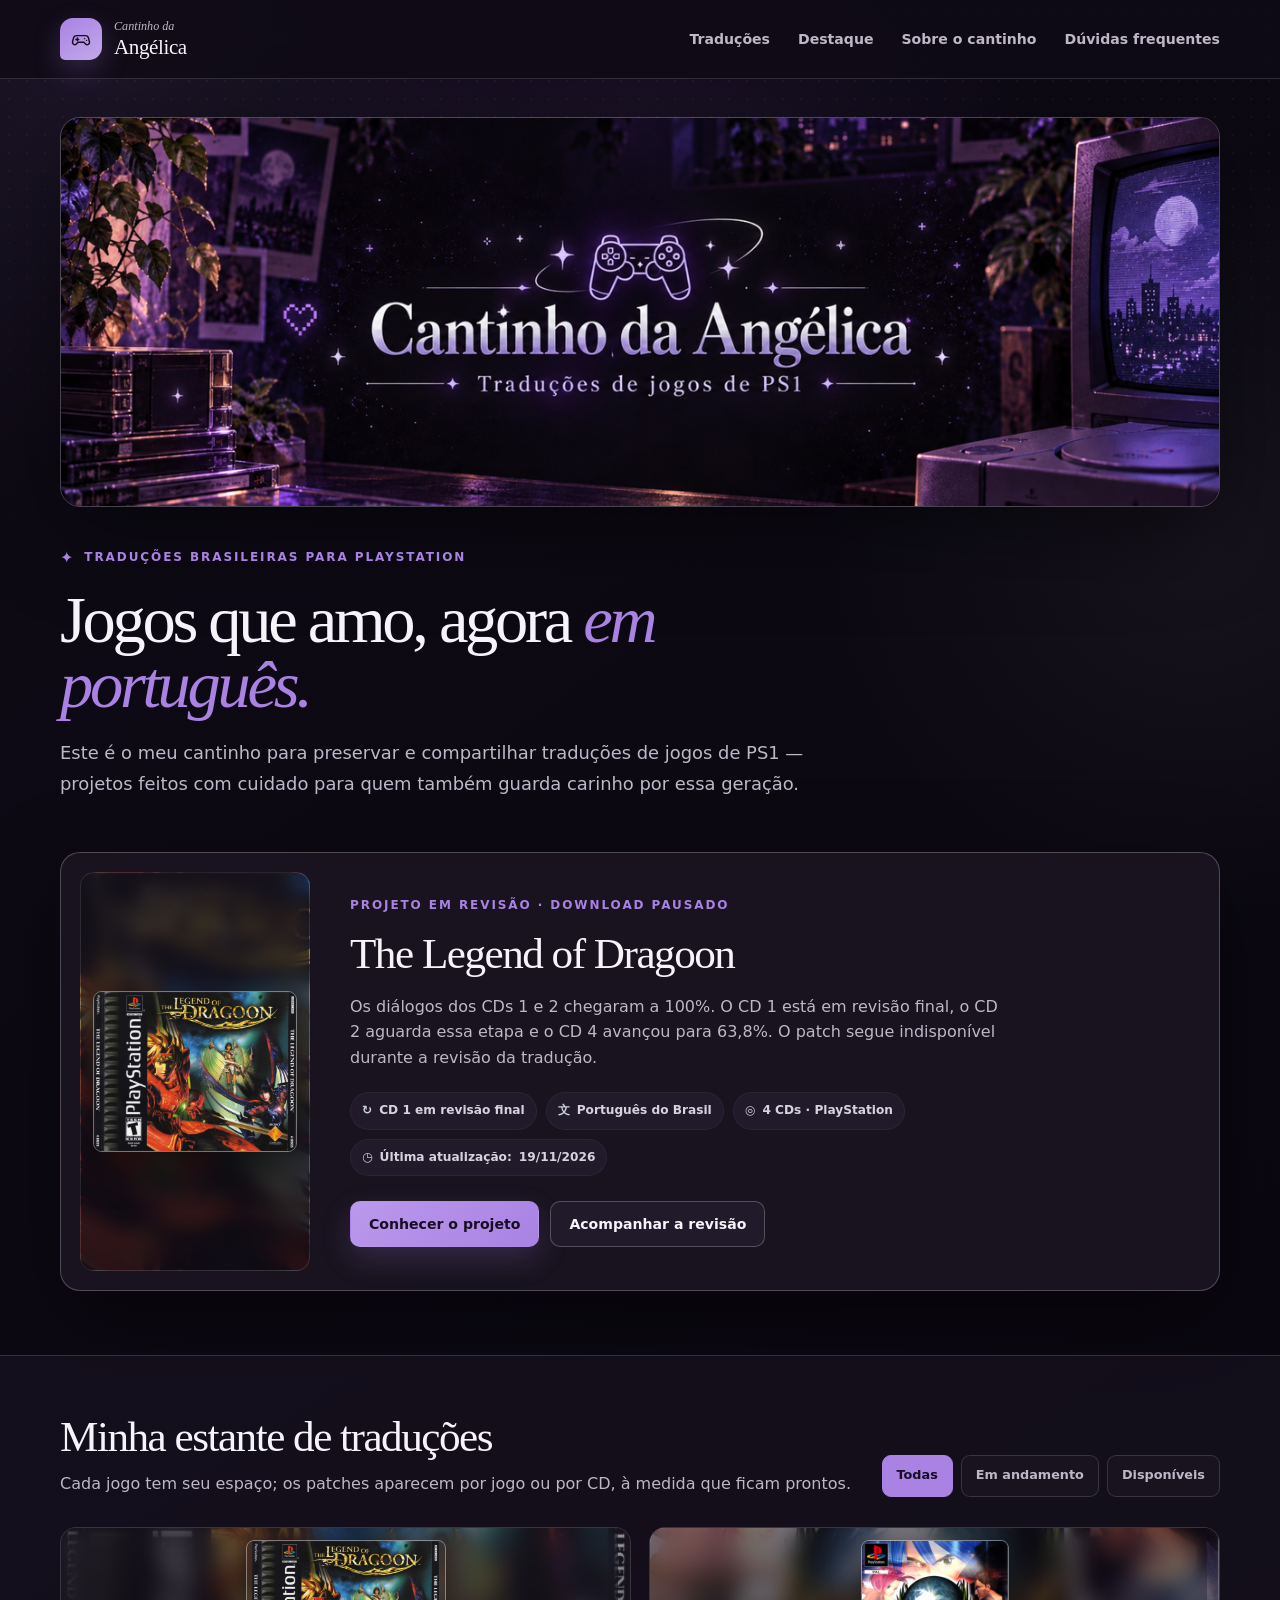
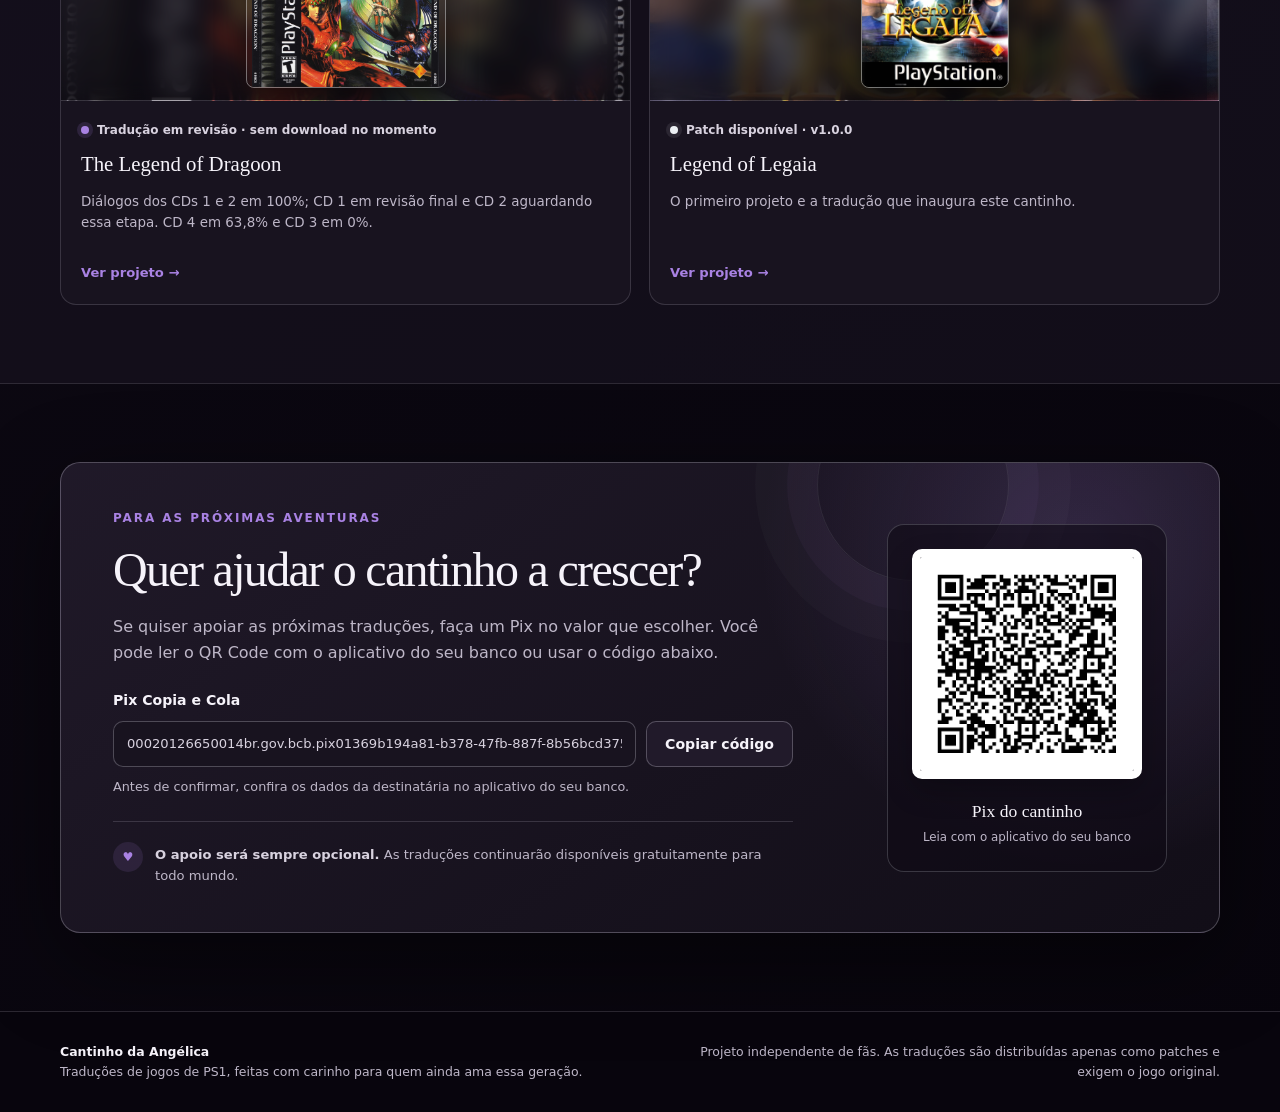
<file: index.html>
<!doctype html>
<html lang="pt-BR">
  <head>
    <meta charset="utf-8">
    <meta name="viewport" content="width=device-width, initial-scale=1">
    <meta name="google-site-verification" content="CRFIlTbaVrlHWmAw23Y2Emln3cuGSKt3KzIbkd3FCBA">
    <title>Cantinho da Angélica | Traduções de jogos de PS1 em português</title>
    <meta name="description" content="Traduções brasileiras de jogos de PS1 feitas por Angélica. Baixe o patch de Legend of Legaia e acompanhe a revisão de The Legend of Dragoon.">
    <meta name="author" content="Angélica">
    <meta name="theme-color" content="#0f0b16">
    <meta property="og:type" content="website">
    <meta property="og:locale" content="pt_BR">
    <meta property="og:site_name" content="Cantinho da Angélica">
    <meta property="og:title" content="Cantinho da Angélica | Traduções de jogos de PS1">
    <meta property="og:description" content="Legend of Legaia tem patch disponível; The Legend of Dragoon está em revisão e, por enquanto, sem download.">
    <meta property="og:url" content="https://angelica1690.github.io/cantinho-da-angelica/">
    <meta property="og:image" content="https://angelica1690.github.io/cantinho-da-angelica/assets/banner-cantinho-da-angelica.jpg">
    <meta property="og:image:width" content="2560">
    <meta property="og:image:height" content="1440">
    <link rel="canonical" href="https://angelica1690.github.io/cantinho-da-angelica/">
    <link rel="icon" type="image/svg+xml" href="assets/favicon.svg">
    <link rel="stylesheet" href="assets/styles.css?v=20261104-dragoon-gameplay">
    <script type="application/ld+json">
      {
        "@context": "https://schema.org",
        "@type": "WebSite",
        "name": "Cantinho da Angélica",
        "alternateName": "Cantinho da Angélica — Traduções de PS1",
        "url": "https://angelica1690.github.io/cantinho-da-angelica/",
        "inLanguage": "pt-BR",
        "description": "Traduções brasileiras de jogos de PlayStation feitas por Angélica."
      }
    </script>
  </head>
  <body>
    <a class="skip-link" href="#conteudo">Ir para o conteúdo</a>

    <header class="site-header" data-site-header>
      <div class="container header-inner">
        <a class="brand" href="./" aria-label="Página inicial do Cantinho da Angélica">
          <span class="brand-mark" aria-hidden="true">
            <svg viewBox="0 0 24 24" role="img">
              <path d="M7.1 8.3h9.8a3.3 3.3 0 0 1 3.2 2.5l1.1 4.2a2.5 2.5 0 0 1-4.2 2.4l-1.8-1.8H8.8L7 17.4A2.5 2.5 0 0 1 2.8 15l1.1-4.2a3.3 3.3 0 0 1 3.2-2.5Z"/>
              <path d="M8 11v3M6.5 12.5h3M15.8 11.6h.1M18 13.5h.1"/>
            </svg>
          </span>
          <span class="brand-copy"><small>Cantinho da</small><strong>Angélica</strong></span>
        </a>

        <button class="menu-button" type="button" aria-expanded="false" aria-controls="menu-principal" data-menu-button>
          <span class="sr-only">Abrir menu</span>
          <span aria-hidden="true"></span><span aria-hidden="true"></span><span aria-hidden="true"></span>
        </button>

        <nav class="site-nav" id="menu-principal" aria-label="Navegação principal" data-site-nav>
          <a href="#traducoes">Traduções</a>
          <a href="#destaque">Destaque</a>
          <a href="sobre/">Sobre o cantinho</a>
          <a href="duvidas-frequentes/">Dúvidas frequentes</a>
        </nav>
      </div>
    </header>

    <main id="conteudo">
      <section class="hero hero-with-banner section-glow">
        <div class="container hero-inner">
          <img class="hero-banner" src="assets/banner-cantinho-da-angelica.jpg" alt="Arte do Cantinho da Angélica em roxo e prata, com um controle de videogame e a frase Traduções de jogos de PS1" width="2560" height="1440" decoding="async" fetchpriority="high">
          <div class="hero-intro">
            <p class="eyebrow">
              <span class="sparkle" aria-hidden="true">✦</span>
              Traduções brasileiras para PlayStation
            </p>
            <h1>Jogos que amo, agora <em>em português.</em></h1>
            <p class="hero-copy">Este é o meu cantinho para preservar e compartilhar traduções de jogos de PS1 — projetos feitos com cuidado para quem também guarda carinho por essa geração.</p>
          </div>
        </div>
      </section>

      <section class="featured-section" id="destaque" aria-labelledby="destaque-titulo">
        <div class="container">
          <article class="featured-project">
            <div class="game-cover game-cover-large game-cover-with-art game-cover-dragoon">
              <img class="cover-art" src="assets/legend-of-dragoon-cover.jpg" alt="Capa de The Legend of Dragoon para PlayStation" width="2351" height="1844">
            </div>

            <div class="featured-copy">
              <p class="section-label">Projeto em revisão · download pausado</p>
              <h2 id="destaque-titulo">The Legend of Dragoon</h2>
              <p>Os diálogos dos CDs 1 e 2 chegaram a 100%. O CD 1 está em revisão final, o CD 2 aguarda essa etapa e o CD 4 avançou para 63,8%. O patch segue indisponível durante a revisão da tradução.</p>

              <ul class="project-facts" aria-label="Informações do projeto">
                <li><span aria-hidden="true">↻</span> CD 1 em revisão final</li>
                <li><span aria-hidden="true">文</span> Português do Brasil</li>
                <li><span aria-hidden="true">◎</span> 4 CDs · PlayStation</li>
                <li><span aria-hidden="true">◷</span> Última atualização: <time datetime="2026-11-19">19/11/2026</time></li>
              </ul>

              <div class="button-row">
                <a class="button button-primary" href="projetos/the-legend-of-dragoon/">Conhecer o projeto</a>
                <a class="button button-secondary" href="projetos/the-legend-of-dragoon/#andamento">Acompanhar a revisão</a>
              </div>
            </div>
          </article>
        </div>
      </section>

      <section class="library-section" id="traducoes" aria-labelledby="biblioteca-titulo">
        <div class="container">
          <div class="section-heading">
            <div>
              <h2 id="biblioteca-titulo">Minha estante de traduções</h2>
              <p>Cada jogo tem seu espaço; os patches aparecem por jogo ou por CD, à medida que ficam prontos.</p>
            </div>
            <div class="filters" aria-label="Filtrar traduções">
              <button class="filter-button" type="button" data-filter="todos" aria-pressed="true">Todas</button>
              <button class="filter-button" type="button" data-filter="andamento" aria-pressed="false">Em andamento</button>
              <button class="filter-button" type="button" data-filter="disponivel" aria-pressed="false">Disponíveis</button>
            </div>
          </div>

          <div class="project-grid" aria-live="polite" data-project-grid>
            <article class="project-card" data-status="andamento">
              <div class="project-art project-art-with-cover project-art-dragoon">
                <img src="assets/legend-of-dragoon-cover.jpg" alt="Capa de The Legend of Dragoon para PlayStation" width="2351" height="1844" loading="lazy" decoding="async">
              </div>
              <div class="project-card-body">
                <p class="project-status"><span class="status-dot status-dot-in-progress"></span> Tradução em revisão · sem download no momento</p>
                <h3>The Legend of Dragoon</h3>
                <p>Diálogos dos CDs 1 e 2 em 100%; CD 1 em revisão final e CD 2 aguardando essa etapa. CD 4 em 63,8% e CD 3 em 0%.</p>
                <a class="text-link" href="projetos/the-legend-of-dragoon/">Ver projeto <span aria-hidden="true">→</span></a>
              </div>
            </article>

            <article class="project-card" data-status="disponivel">
              <div class="project-art project-art-legaia project-art-with-cover">
                <img src="assets/legend-of-legaia-cover.jpg" alt="Capa de Legend of Legaia para PlayStation" width="1400" height="1400" loading="lazy">
              </div>
              <div class="project-card-body">
                <p class="project-status"><span class="status-dot"></span> Patch disponível · v1.0.0</p>
                <h3>Legend of Legaia</h3>
                <p>O primeiro projeto e a tradução que inaugura este cantinho.</p>
                <a class="text-link" href="projetos/legend-of-legaia/">Ver projeto <span aria-hidden="true">→</span></a>
              </div>
            </article>

            <p class="empty-state" data-empty-state>Nenhum projeto encontrado nesta categoria.</p>
          </div>
        </div>
      </section>

      <section class="support-section" id="apoie" aria-labelledby="apoie-titulo">
        <div class="container">
          <div class="support-card">
            <div class="support-copy">
              <p class="section-label">Para as próximas aventuras</p>
              <h2 id="apoie-titulo">Quer ajudar o cantinho a crescer?</h2>
              <p>Se quiser apoiar as próximas traduções, faça um Pix no valor que escolher. Você pode ler o QR Code com o aplicativo do seu banco ou usar o código abaixo.</p>

              <div class="pix-copy">
                <label for="pix-code">Pix Copia e Cola</label>
                <div class="pix-copy-controls">
                  <input id="pix-code" type="text" readonly spellcheck="false" value="00020126650014br.gov.bcb.pix01369b194a81-b378-47fb-887f-8b56bcd375a70203Pix5204000053039865802BR5925ANGELICA_APARECIDA_DE_OLI6013SANTA_JULIANA62290525FD4qSoyNGOespCe7iRVN2CDh26304AA05" data-pix-code>
                  <button class="button button-secondary" type="button" data-pix-copy>Copiar código</button>
                </div>
                <p class="pix-copy-help">Antes de confirmar, confira os dados da destinatária no aplicativo do seu banco.</p>
                <p class="pix-copy-feedback" role="status" aria-live="polite" data-pix-status></p>
              </div>

              <div class="support-note">
                <span aria-hidden="true">♥</span>
                <p><strong>O apoio será sempre opcional.</strong> As traduções continuarão disponíveis gratuitamente para todo mundo.</p>
              </div>
            </div>

            <div class="support-pix">
              <img src="assets/pix-qr-cantinho.jpeg" alt="QR Code Pix do Cantinho da Angélica, sem valor fixo. O mesmo código está disponível em Pix Copia e Cola." width="1000" height="1000" loading="lazy" decoding="async">
              <strong>Pix do cantinho</strong>
              <span>Leia com o aplicativo do seu banco</span>
            </div>
          </div>
        </div>
      </section>

    </main>

    <footer class="site-footer">
      <div class="container footer-inner">
        <p><strong>Cantinho da Angélica</strong><br>Traduções de jogos de PS1, feitas com carinho para quem ainda ama essa geração.</p>
        <p>Projeto independente de fãs. As traduções são distribuídas apenas como patches e exigem o jogo original.</p>
      </div>
    </footer>

    <script src="assets/main.js?v=20261022-dragoon-cd1" defer></script>
  </body>
</html>
</file>
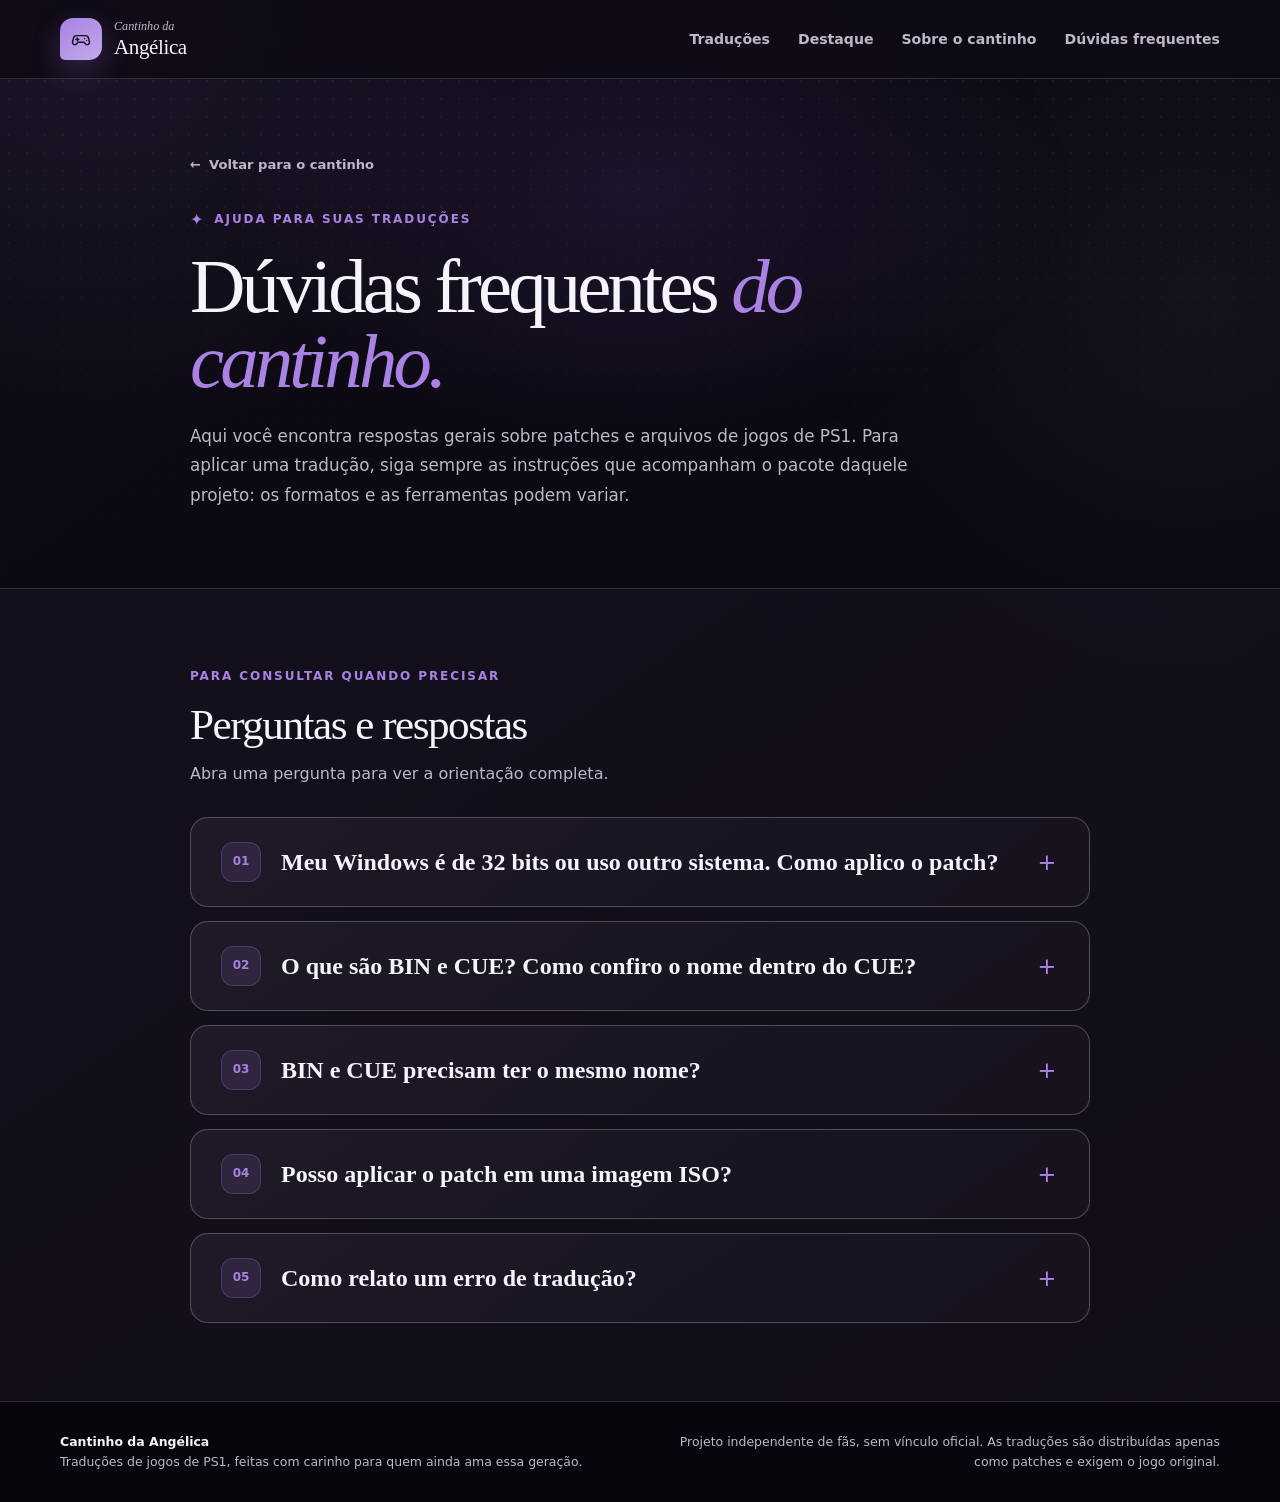
<file: duvidas-frequentes/index.html>
<!doctype html>
<html lang="pt-BR">
  <head>
    <meta charset="utf-8">
    <meta name="viewport" content="width=device-width, initial-scale=1">
    <title>Dúvidas frequentes sobre patches e arquivos de jogos | Cantinho da Angélica</title>
    <meta name="description" content="Respostas gerais sobre instalação de patches, arquivos BIN e CUE, imagens ISO e relatos de erros nas traduções de jogos de PS1 do Cantinho da Angélica.">
    <meta name="author" content="Angélica">
    <meta name="theme-color" content="#0f0b16">
    <meta property="og:type" content="website">
    <meta property="og:locale" content="pt_BR">
    <meta property="og:site_name" content="Cantinho da Angélica">
    <meta property="og:title" content="Dúvidas frequentes sobre traduções de PS1">
    <meta property="og:description" content="Ajuda para aplicar patches e entender os arquivos usados nas traduções do Cantinho.">
    <meta property="og:url" content="https://angelica1690.github.io/cantinho-da-angelica/duvidas-frequentes/">
    <link rel="canonical" href="https://angelica1690.github.io/cantinho-da-angelica/duvidas-frequentes/">
    <link rel="icon" type="image/svg+xml" href="../assets/favicon.svg">
    <link rel="stylesheet" href="../assets/styles.css">
  </head>
  <body>
    <a class="skip-link" href="#conteudo">Ir para o conteúdo</a>

    <header class="site-header" data-site-header>
      <div class="container header-inner">
        <a class="brand" href="../" aria-label="Página inicial do Cantinho da Angélica">
          <span class="brand-mark" aria-hidden="true">
            <svg viewBox="0 0 24 24" role="img">
              <path d="M7.1 8.3h9.8a3.3 3.3 0 0 1 3.2 2.5l1.1 4.2a2.5 2.5 0 0 1-4.2 2.4l-1.8-1.8H8.8L7 17.4A2.5 2.5 0 0 1 2.8 15l1.1-4.2a3.3 3.3 0 0 1 3.2-2.5Z"/>
              <path d="M8 11v3M6.5 12.5h3M15.8 11.6h.1M18 13.5h.1"/>
            </svg>
          </span>
          <span class="brand-copy"><small>Cantinho da</small><strong>Angélica</strong></span>
        </a>

        <button class="menu-button" type="button" aria-expanded="false" aria-controls="menu-principal" data-menu-button>
          <span class="sr-only">Abrir menu</span>
          <span aria-hidden="true"></span><span aria-hidden="true"></span><span aria-hidden="true"></span>
        </button>

        <nav class="site-nav" id="menu-principal" aria-label="Navegação principal" data-site-nav>
          <a href="../#traducoes">Traduções</a>
          <a href="../#destaque">Destaque</a>
          <a href="../sobre/">Sobre o cantinho</a>
          <a href="./" aria-current="page">Dúvidas frequentes</a>
        </nav>
      </div>
    </header>

    <main id="conteudo">
      <section class="guide-hero section-glow">
        <div class="container narrow-container">
          <a class="back-link" href="../"><span aria-hidden="true">←</span> Voltar para o cantinho</a>
          <p class="eyebrow"><span class="sparkle" aria-hidden="true">✦</span> Ajuda para suas traduções</p>
          <h1>Dúvidas frequentes <em>do cantinho.</em></h1>
          <p class="guide-lead">Aqui você encontra respostas gerais sobre patches e arquivos de jogos de PS1. Para aplicar uma tradução, siga sempre as instruções que acompanham o pacote daquele projeto: os formatos e as ferramentas podem variar.</p>
        </div>
      </section>

      <section class="content-section alternate-section" aria-labelledby="faq-titulo">
        <div class="container narrow-container">
          <div class="faq-heading">
            <p class="section-label">Para consultar quando precisar</p>
            <h2 id="faq-titulo">Perguntas e respostas</h2>
            <p>Abra uma pergunta para ver a orientação completa.</p>
          </div>

          <div class="faq-list">
            <details class="faq-item">
              <summary><span class="faq-number" aria-hidden="true">01</span><span>Meu Windows é de 32 bits ou uso outro sistema. Como aplico o patch?</span><span class="faq-toggle" aria-hidden="true">+</span></summary>
              <div class="faq-answer">
                <p>Os requisitos dependem do aplicador que acompanha cada tradução. Confira as instruções do pacote para saber quais sistemas são compatíveis e se há uma alternativa manual. Patches de formatos diferentes podem exigir ferramentas diferentes.</p>
                <p>Para patches <code>.xdelta</code>, uma opção é o <a href="https://github.com/marco-calautti/DeltaPatcher/releases" target="_blank" rel="noopener noreferrer">Delta Patcher, disponível no projeto oficial</a> para Windows, macOS e Linux. Escolha a versão correspondente ao seu sistema; no Windows de 32 bits, procure o pacote para <strong>x86</strong>. A aplicação manual com essa ferramenta já foi testada no projeto Legend of Legaia, mas confira as instruções de cada tradução antes de usá-la.</p>
                <p>Se o pacote da tradução indicar o Delta Patcher:</p>
                <ol>
                  <li>Baixe a versão adequada ao seu sistema e extraia o ZIP da tradução.</li>
                  <li>Faça uma cópia da imagem original do jogo em uma pasta separada. Se usar <code>.BIN</code> e <code>.CUE</code>, copie os dois arquivos.</li>
                  <li>No Delta Patcher, selecione como arquivo original a cópia do <code>.BIN</code> ou <code>.ISO</code> indicada nas instruções.</li>
                  <li>Selecione o arquivo <code>.xdelta</code> fornecido com a tradução e aplique o patch mantendo a verificação de integridade ativada.</li>
                  <li>Se ocorrer erro de incompatibilidade, não desative a verificação para forçar a aplicação: confira a edição e o formato da imagem exigidos pelo projeto.</li>
                  <li>Abra o jogo traduzido conforme as instruções do pacote. Se houver <code>.BIN</code> e <code>.CUE</code>, mantenha-os juntos e confira a referência dentro do <code>.CUE</code>.</li>
                </ol>
                <p>A aplicação manual pode não criar as mesmas pastas ou arquivos adicionais do aplicador fornecido com a tradução. Guarde o guia <code>COMO INSTALAR.txt</code> e as demais instruções do pacote para consultar a versão e os detalhes específicos do projeto. No caso de Legend of Legaia, o aplicador também cria <code>VERSAO DA TRADUCAO.txt</code> na pasta do jogo traduzido.</p>
              </div>
            </details>

            <details class="faq-item">
              <summary><span class="faq-number" aria-hidden="true">02</span><span>O que são BIN e CUE? Como confiro o nome dentro do CUE?</span><span class="faq-toggle" aria-hidden="true">+</span></summary>
              <div class="faq-answer">
                <p>Em jogos com imagem <code>.BIN</code> e <code>.CUE</code>, o <code>.BIN</code> contém os dados do disco. O <code>.CUE</code> é um pequeno arquivo de texto que descreve as faixas e aponta para os dados; sozinho, ele não contém o jogo.</p>
                <ol>
                  <li>Abra o <code>.CUE</code> no Bloco de Notas ou em outro editor de texto simples.</li>
                  <li>Procure uma linha como <code>FILE "Meu Jogo.bin" BINARY</code>.</li>
                  <li>Confirme que há, na mesma pasta, um arquivo com exatamente o nome indicado entre aspas, incluindo espaços e extensão. Se necessário, ative a exibição das extensões dos arquivos.</li>
                  <li>Se precisar corrigir a referência, altere somente o nome entre aspas e salve mantendo a extensão <code>.cue</code>, sem acrescentar <code>.txt</code>.</li>
                </ol>
                <p>Se houver várias linhas <code>FILE</code>, confira cada arquivo indicado. Você pode consultar também a <a href="https://www.gnu.org/software/ccd2cue/manual/html_node/CUE-sheet-format.html" target="_blank" rel="noopener noreferrer">explicação do formato CUE no manual do GNU ccd2cue</a>.</p>
              </div>
            </details>

            <details class="faq-item">
              <summary><span class="faq-number" aria-hidden="true">03</span><span>BIN e CUE precisam ter o mesmo nome?</span><span class="faq-toggle" aria-hidden="true">+</span></summary>
              <div class="faq-answer">
                <p>Não. O nome do <code>.CUE</code> pode ser diferente. O importante é que a referência <code>FILE</code> dentro dele aponte para o nome do <code>.BIN</code> correto.</p>
                <p>Por exemplo, <code>Traducao.cue</code> pode apontar para <code>Meu Jogo.bin</code> se contiver a linha <code>FILE "Meu Jogo.bin" BINARY</code>. Mantenha os arquivos na mesma pasta e, se renomear o <code>.BIN</code>, atualize essa referência no <code>.CUE</code>.</p>
              </div>
            </details>

            <details class="faq-item">
              <summary><span class="faq-number" aria-hidden="true">04</span><span>Posso aplicar o patch em uma imagem ISO?</span><span class="faq-toggle" aria-hidden="true">+</span></summary>
              <div class="faq-answer">
                <p>Depende da tradução. Um patch pode ter sido preparado para um <code>.ISO</code>, um <code>.BIN</code> ou outro formato específico. Confira na página do projeto e no guia de instalação do pacote qual imagem original e qual edição do jogo são exigidas.</p>
                <p>A extensão, sozinha, não garante compatibilidade. Um patch preparado para uma imagem <code>.BIN</code> não deve ser aplicado a um <code>.ISO</code> diferente. Renomear <code>.iso</code> para <code>.bin</code> não converte o arquivo, e converter entre formatos também não garante que o patch funcione.</p>
              </div>
            </details>

            <details class="faq-item">
              <summary><span class="faq-number" aria-hidden="true">05</span><span>Como relato um erro de tradução?</span><span class="faq-toggle" aria-hidden="true">+</span></summary>
              <div class="faq-answer">
                <p>Abra a página do jogo na estante de traduções e procure a opção <strong>Relatar um erro</strong>. Cada projeto terá seu próprio formulário, com as instruções de envio e os tipos de anexo aceitos para aquele jogo.</p>
                <p>Para ajudar na correção, descreva o que parece incorreto e onde o problema apareceu. Informe a versão indicada no guia <code>COMO INSTALAR.txt</code> que acompanha o patch. Em Legend of Legaia, quem usou o aplicador também pode consultar <code>VERSAO DA TRADUCAO.txt</code> na pasta do jogo traduzido. Se o formulário permitir, envie também uma captura de tela.</p>
                <p>Envie <strong>um problema por relato</strong>, mesmo que pareça pequeno, como uma palavra em inglês ou um acento incorreto. Antes de enviar, confira na página do jogo as orientações de privacidade e os requisitos do formulário correspondente.</p>
              </div>
            </details>
          </div>
        </div>
      </section>
    </main>

    <footer class="site-footer">
      <div class="container footer-inner">
        <p><strong>Cantinho da Angélica</strong><br>Traduções de jogos de PS1, feitas com carinho para quem ainda ama essa geração.</p>
        <p>Projeto independente de fãs, sem vínculo oficial. As traduções são distribuídas apenas como patches e exigem o jogo original.</p>
      </div>
    </footer>

    <script src="../assets/main.js" defer></script>
  </body>
</html>
</file>
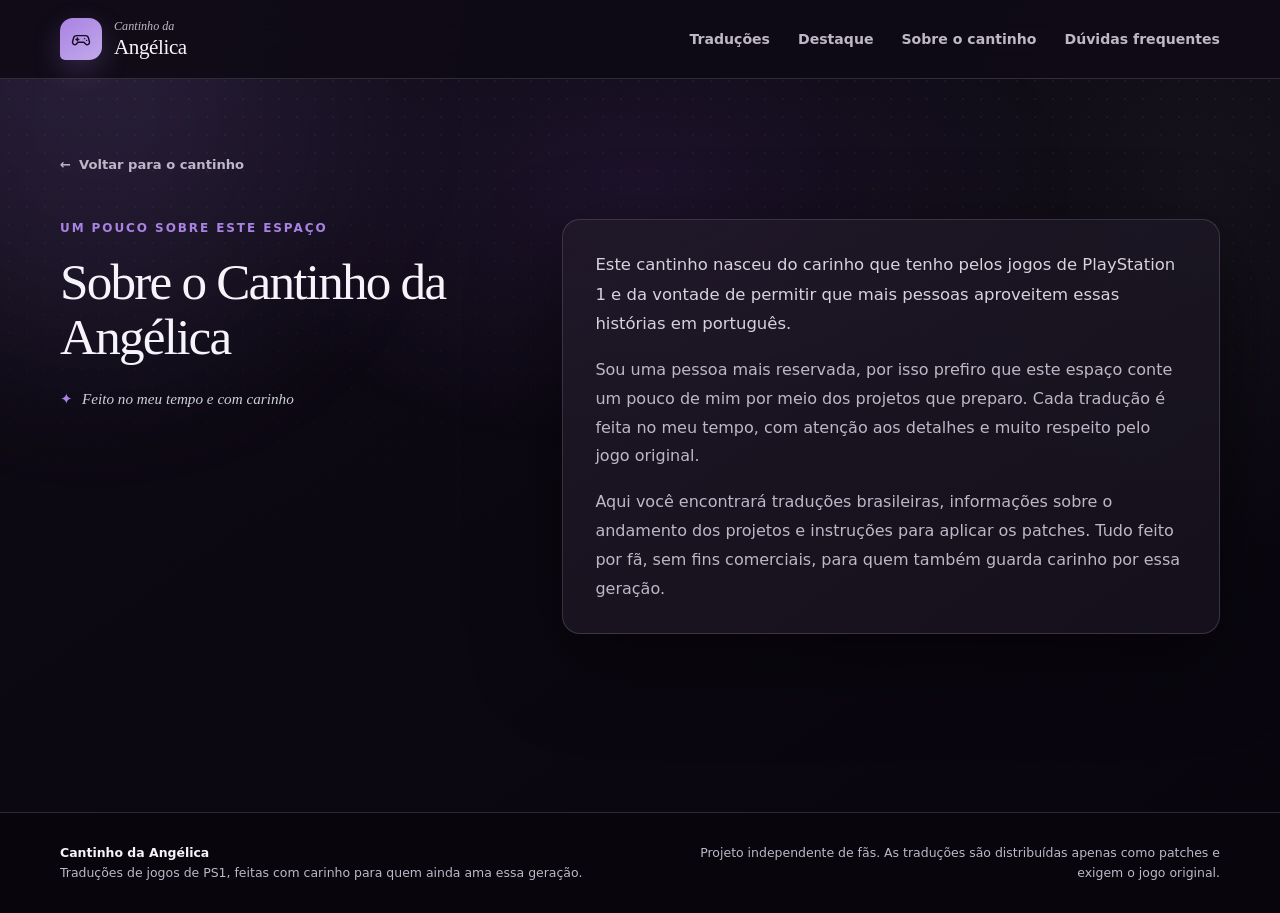
<file: sobre/index.html>
<!doctype html>
<html lang="pt-BR">
  <head>
    <meta charset="utf-8">
    <meta name="viewport" content="width=device-width, initial-scale=1">
    <title>Sobre o Cantinho da Angélica | Traduções de jogos de PS1</title>
    <meta name="description" content="Conheça o Cantinho da Angélica, um espaço dedicado a traduções brasileiras de jogos de PlayStation 1 feitas com carinho e atenção aos detalhes.">
    <meta name="author" content="Angélica">
    <meta name="theme-color" content="#0f0b16">
    <meta property="og:type" content="website">
    <meta property="og:locale" content="pt_BR">
    <meta property="og:site_name" content="Cantinho da Angélica">
    <meta property="og:title" content="Sobre o Cantinho da Angélica">
    <meta property="og:description" content="Um espaço dedicado a traduções brasileiras de jogos de PlayStation 1, feitas por Angélica.">
    <meta property="og:url" content="https://angelica1690.github.io/cantinho-da-angelica/sobre/">
    <link rel="canonical" href="https://angelica1690.github.io/cantinho-da-angelica/sobre/">
    <link rel="icon" type="image/svg+xml" href="../assets/favicon.svg">
    <link rel="stylesheet" href="../assets/styles.css">
  </head>
  <body>
    <a class="skip-link" href="#conteudo">Ir para o conteúdo</a>

    <header class="site-header" data-site-header>
      <div class="container header-inner">
        <a class="brand" href="../" aria-label="Página inicial do Cantinho da Angélica">
          <span class="brand-mark" aria-hidden="true">
            <svg viewBox="0 0 24 24" role="img">
              <path d="M7.1 8.3h9.8a3.3 3.3 0 0 1 3.2 2.5l1.1 4.2a2.5 2.5 0 0 1-4.2 2.4l-1.8-1.8H8.8L7 17.4A2.5 2.5 0 0 1 2.8 15l1.1-4.2a3.3 3.3 0 0 1 3.2-2.5Z"/>
              <path d="M8 11v3M6.5 12.5h3M15.8 11.6h.1M18 13.5h.1"/>
            </svg>
          </span>
          <span class="brand-copy"><small>Cantinho da</small><strong>Angélica</strong></span>
        </a>

        <button class="menu-button" type="button" aria-expanded="false" aria-controls="menu-principal" data-menu-button>
          <span class="sr-only">Abrir menu</span>
          <span aria-hidden="true"></span><span aria-hidden="true"></span><span aria-hidden="true"></span>
        </button>

        <nav class="site-nav" id="menu-principal" aria-label="Navegação principal" data-site-nav>
          <a href="../#traducoes">Traduções</a>
          <a href="../#destaque">Destaque</a>
          <a href="./" aria-current="page">Sobre o cantinho</a>
          <a href="../duvidas-frequentes/">Dúvidas frequentes</a>
        </nav>
      </div>
    </header>

    <main id="conteudo">
      <section class="about-page section-glow" aria-labelledby="sobre-titulo">
        <div class="container">
          <a class="back-link" href="../"><span aria-hidden="true">←</span> Voltar para o cantinho</a>

          <div class="about-grid">
            <div class="about-heading">
              <p class="section-label">Um pouco sobre este espaço</p>
              <h1 id="sobre-titulo">Sobre o Cantinho da Angélica</h1>
              <span class="about-signature"><span aria-hidden="true">✦</span> Feito no meu tempo e com carinho</span>
            </div>

            <div class="about-copy">
              <p>Este cantinho nasceu do carinho que tenho pelos jogos de PlayStation 1 e da vontade de permitir que mais pessoas aproveitem essas histórias em português.</p>
              <p>Sou uma pessoa mais reservada, por isso prefiro que este espaço conte um pouco de mim por meio dos projetos que preparo. Cada tradução é feita no meu tempo, com atenção aos detalhes e muito respeito pelo jogo original.</p>
              <p>Aqui você encontrará traduções brasileiras, informações sobre o andamento dos projetos e instruções para aplicar os patches. Tudo feito por fã, sem fins comerciais, para quem também guarda carinho por essa geração.</p>
            </div>
          </div>
        </div>
      </section>
    </main>

    <footer class="site-footer">
      <div class="container footer-inner">
        <p><strong>Cantinho da Angélica</strong><br>Traduções de jogos de PS1, feitas com carinho para quem ainda ama essa geração.</p>
        <p>Projeto independente de fãs. As traduções são distribuídas apenas como patches e exigem o jogo original.</p>
      </div>
    </footer>

    <script src="../assets/main.js" defer></script>
  </body>
</html>
</file>
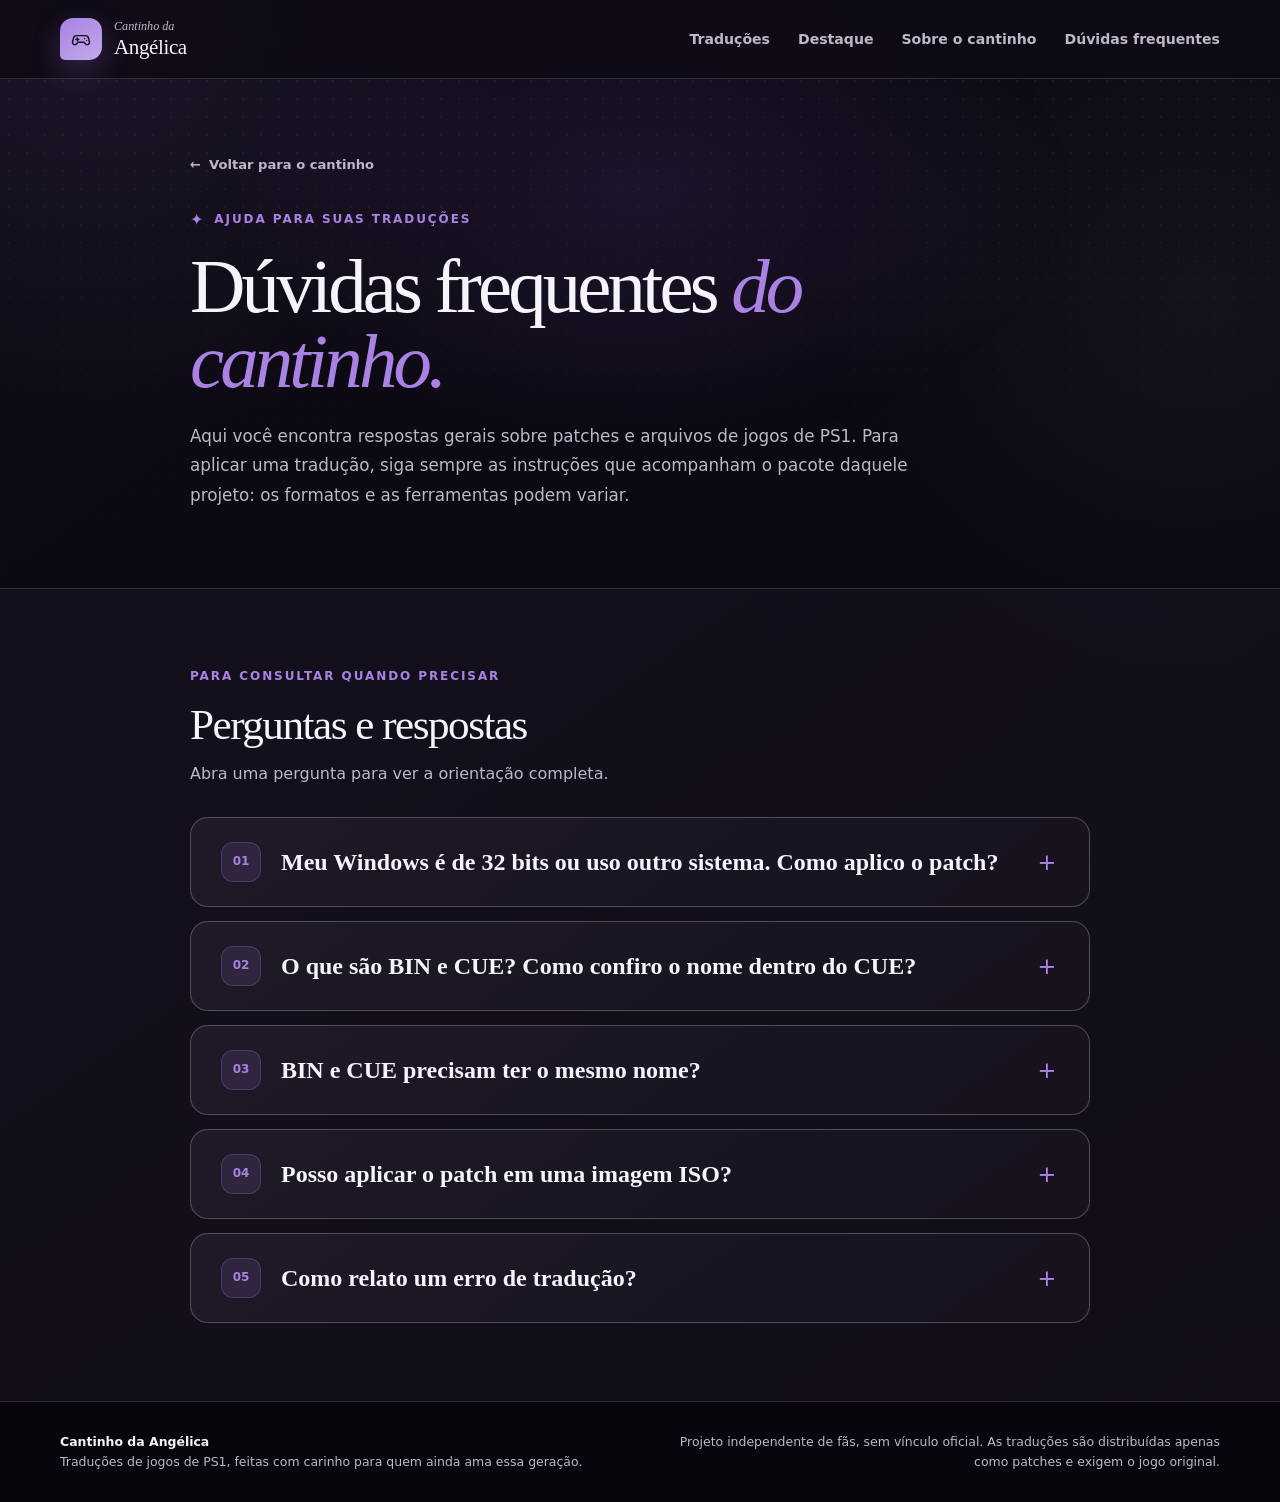
<file: projetos/legend-of-legaia/duvidas-frequentes/index.html>
<!doctype html>
<html lang="pt-BR">
  <head>
    <meta charset="utf-8">
    <meta name="viewport" content="width=device-width, initial-scale=1">
    <meta name="robots" content="noindex, follow">
    <meta http-equiv="refresh" content="0; url=../../../duvidas-frequentes/">
    <link rel="canonical" href="https://angelica1690.github.io/cantinho-da-angelica/duvidas-frequentes/">
    <title>Página movida | Cantinho da Angélica</title>
  </head>
  <body>
    <p>As dúvidas frequentes agora ficam em <a href="../../../duvidas-frequentes/">Dúvidas frequentes do Cantinho</a>.</p>
  </body>
</html>
</file>
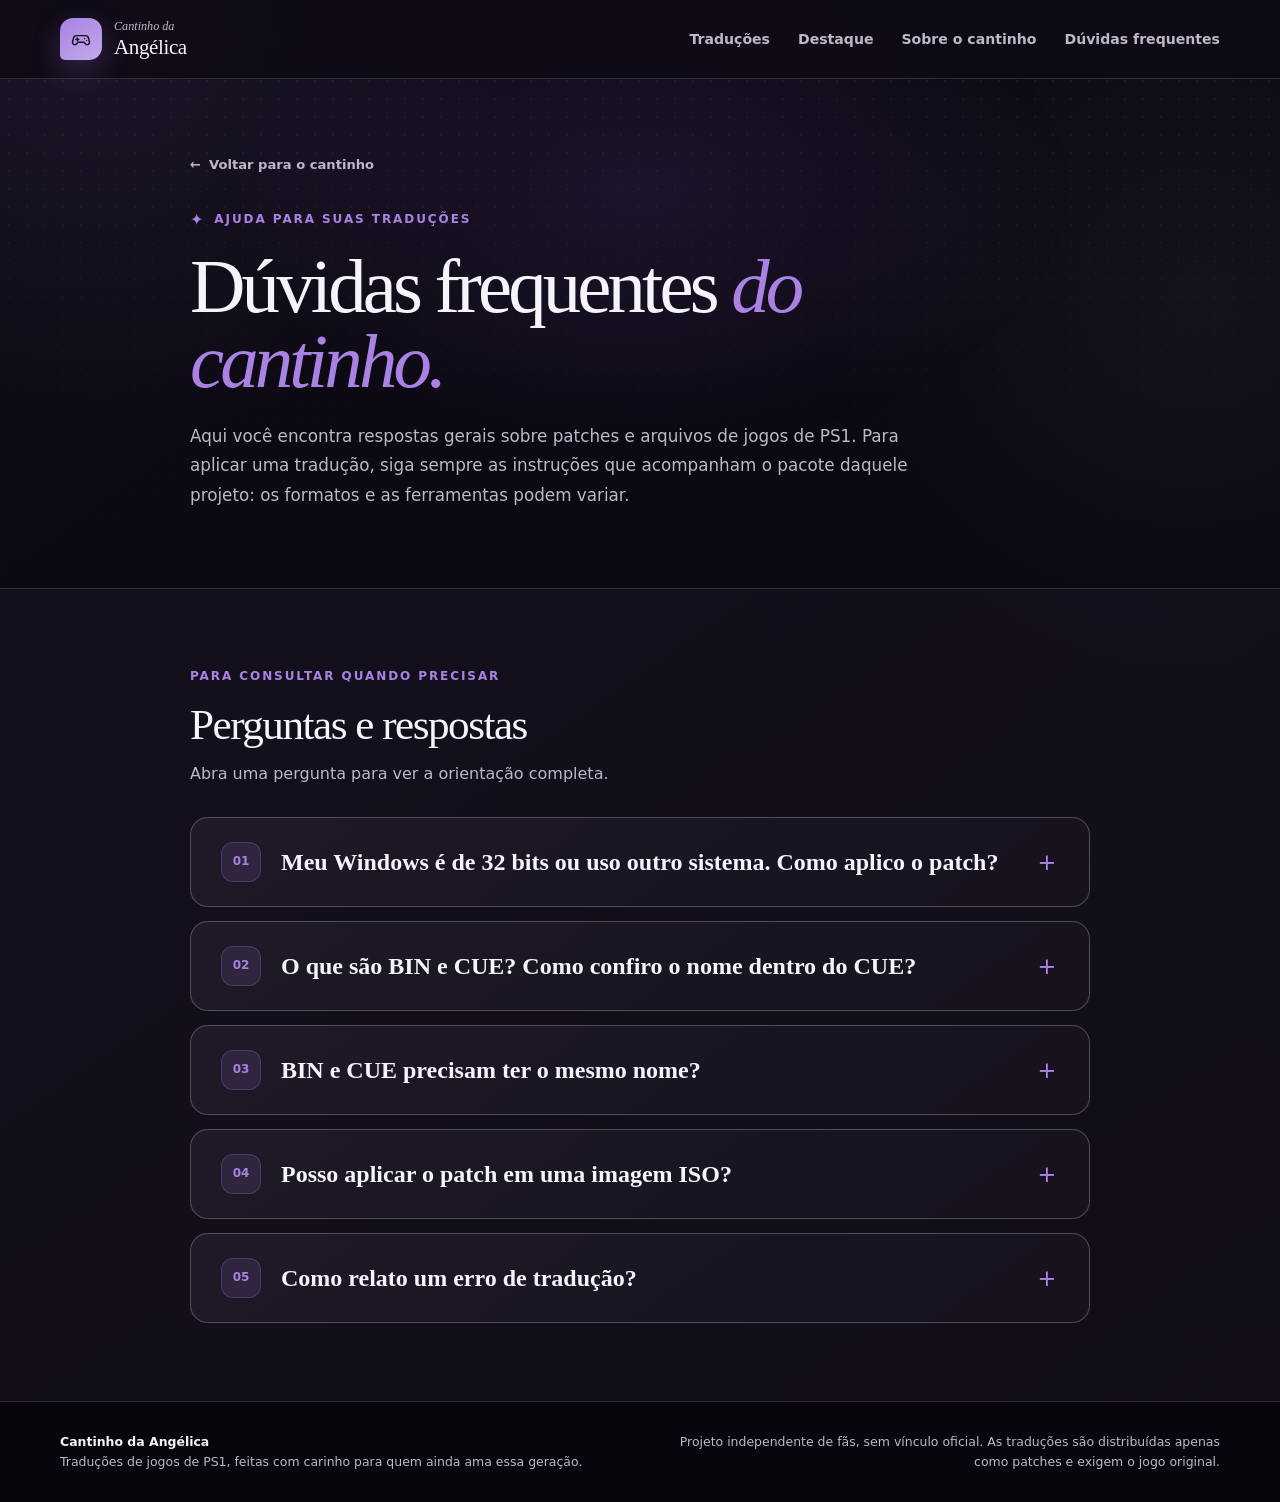
<file: projetos/legend-of-legaia/instalacao/index.html>
<!doctype html>
<html lang="pt-BR">
  <head>
    <meta charset="utf-8">
    <meta name="viewport" content="width=device-width, initial-scale=1">
    <meta name="robots" content="noindex, follow">
    <meta http-equiv="refresh" content="0; url=../../../duvidas-frequentes/">
    <link rel="canonical" href="https://angelica1690.github.io/cantinho-da-angelica/duvidas-frequentes/">
    <title>Página movida | Cantinho da Angélica</title>
  </head>
  <body>
    <p>Esta página mudou para <a href="../../../duvidas-frequentes/">Dúvidas frequentes do Cantinho</a>.</p>
  </body>
</html>
</file>
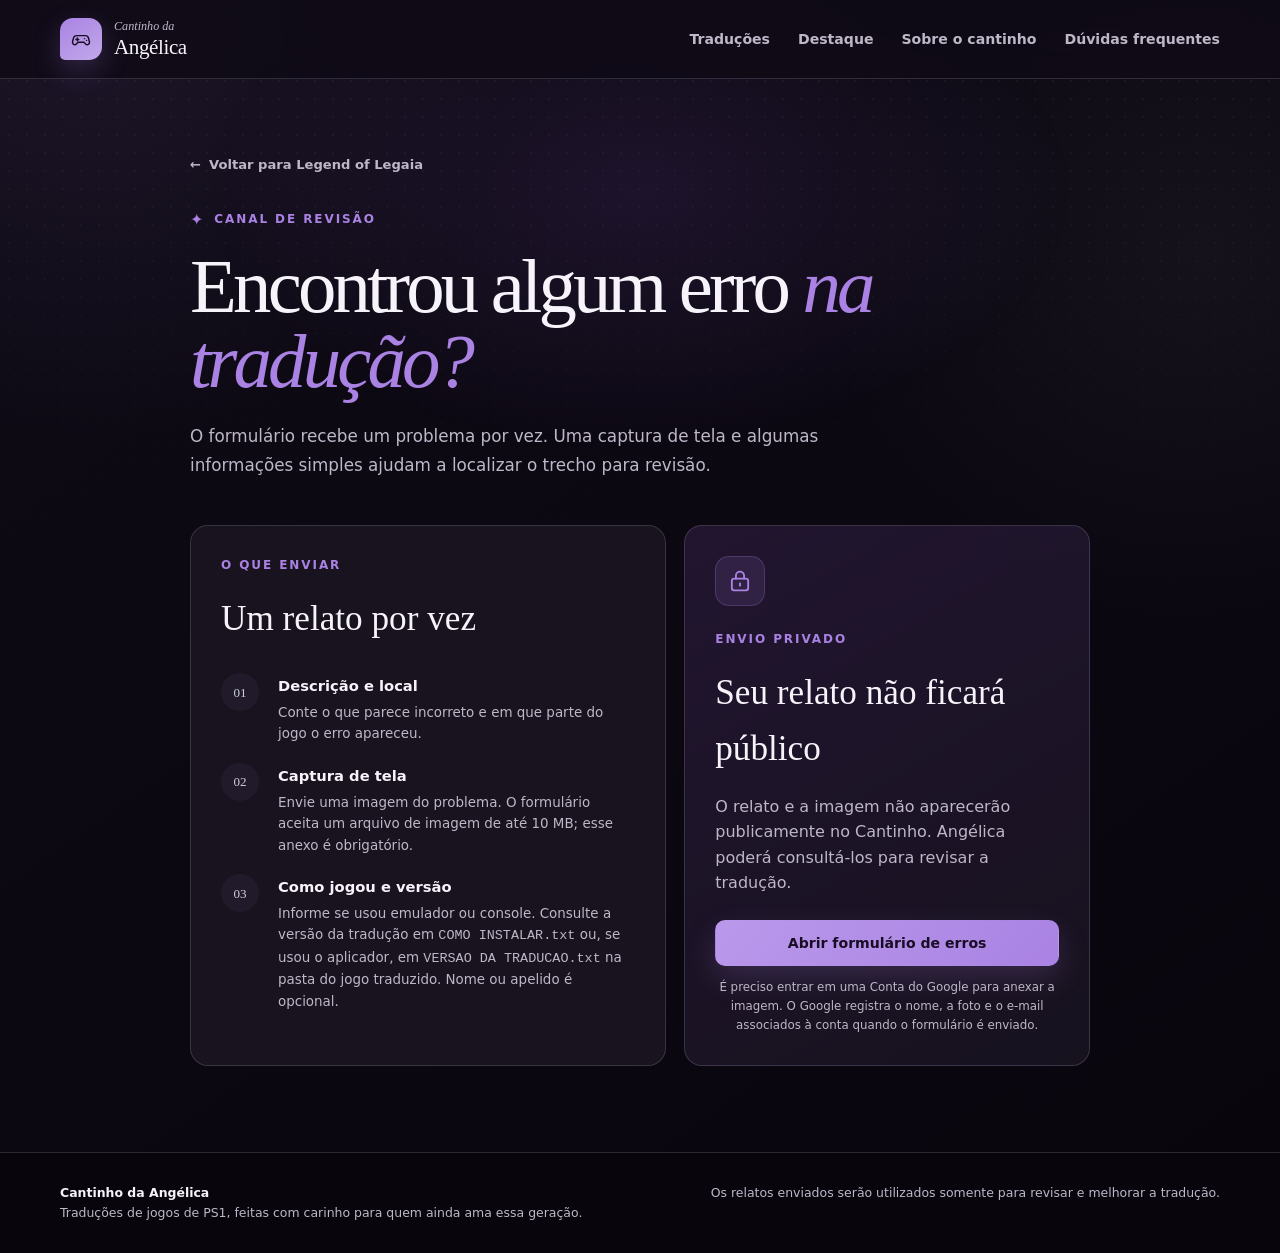
<file: projetos/legend-of-legaia/relatar-erro/index.html>
<!doctype html>
<html lang="pt-BR">
  <head>
    <meta charset="utf-8">
    <meta name="viewport" content="width=device-width, initial-scale=1">
    <title>Relatar um erro — Legend of Legaia | Cantinho da Angélica</title>
    <meta name="description" content="Saiba como enviar, de forma privada, uma captura de tela de um possível erro encontrado na tradução de Legend of Legaia.">
    <meta name="author" content="Angélica">
    <meta name="theme-color" content="#0f0b16">
    <meta name="robots" content="noindex, follow">
    <link rel="icon" type="image/svg+xml" href="../../../assets/favicon.svg">
    <link rel="stylesheet" href="../../../assets/styles.css">
  </head>
  <body>
    <a class="skip-link" href="#conteudo">Ir para o conteúdo</a>

    <header class="site-header" data-site-header>
      <div class="container header-inner">
        <a class="brand" href="../../../" aria-label="Página inicial do Cantinho da Angélica">
          <span class="brand-mark" aria-hidden="true">
            <svg viewBox="0 0 24 24" role="img">
              <path d="M7.1 8.3h9.8a3.3 3.3 0 0 1 3.2 2.5l1.1 4.2a2.5 2.5 0 0 1-4.2 2.4l-1.8-1.8H8.8L7 17.4A2.5 2.5 0 0 1 2.8 15l1.1-4.2a3.3 3.3 0 0 1 3.2-2.5Z"/>
              <path d="M8 11v3M6.5 12.5h3M15.8 11.6h.1M18 13.5h.1"/>
            </svg>
          </span>
          <span class="brand-copy"><small>Cantinho da</small><strong>Angélica</strong></span>
        </a>

        <button class="menu-button" type="button" aria-expanded="false" aria-controls="menu-principal" data-menu-button>
          <span class="sr-only">Abrir menu</span>
          <span aria-hidden="true"></span><span aria-hidden="true"></span><span aria-hidden="true"></span>
        </button>

        <nav class="site-nav" id="menu-principal" aria-label="Navegação principal" data-site-nav>
          <a href="../../../#traducoes">Traduções</a>
          <a href="../../../#destaque">Destaque</a>
          <a href="../../../sobre/">Sobre o cantinho</a>
          <a href="../../../duvidas-frequentes/">Dúvidas frequentes</a>
        </nav>
      </div>
    </header>

    <main id="conteudo">
      <section class="report-page section-glow">
        <div class="container narrow-container">
          <a class="back-link" href="../"><span aria-hidden="true">←</span> Voltar para Legend of Legaia</a>

          <div class="report-heading">
            <p class="eyebrow"><span class="sparkle" aria-hidden="true">✦</span> Canal de revisão</p>
            <h1>Encontrou algum erro <em>na tradução?</em></h1>
            <p>O formulário recebe um problema por vez. Uma captura de tela e algumas informações simples ajudam a localizar o trecho para revisão.</p>
          </div>

          <div class="report-grid">
            <article class="report-panel">
              <p class="section-label">O que enviar</p>
              <h2>Um relato por vez</h2>
              <ul class="report-checklist">
                <li><span aria-hidden="true">01</span><div><strong>Descrição e local</strong><p>Conte o que parece incorreto e em que parte do jogo o erro apareceu.</p></div></li>
                <li><span aria-hidden="true">02</span><div><strong>Captura de tela</strong><p>Envie uma imagem do problema. O formulário aceita um arquivo de imagem de até 10 MB; esse anexo é obrigatório.</p></div></li>
                <li><span aria-hidden="true">03</span><div><strong>Como jogou e versão</strong><p>Informe se usou emulador ou console. Consulte a versão da tradução em <code>COMO INSTALAR.txt</code> ou, se usou o aplicador, em <code>VERSAO DA TRADUCAO.txt</code> na pasta do jogo traduzido. Nome ou apelido é opcional.</p></div></li>
              </ul>
            </article>

            <aside class="report-panel report-privacy">
              <div class="report-lock" aria-hidden="true">
                <svg viewBox="0 0 24 24">
                  <rect x="5" y="10" width="14" height="10" rx="2"/>
                  <path d="M8.5 10V7.5a3.5 3.5 0 0 1 7 0V10M12 14v2"/>
                </svg>
              </div>
              <p class="section-label">Envio privado</p>
              <h2>Seu relato não ficará público</h2>
              <p>O relato e a imagem não aparecerão publicamente no Cantinho. Angélica poderá consultá-los para revisar a tradução.</p>
              <a class="button button-primary" href="https://docs.google.com/forms/d/e/1FAIpQLSfWlyhhjTh27olyf9PZA5xg_6u52-_fiHSTQatWpSoLSFNr8A/viewform" target="_blank" rel="noopener noreferrer">Abrir formulário de erros</a>
              <small>É preciso entrar em uma Conta do Google para anexar a imagem. O Google registra o nome, a foto e o e-mail associados à conta quando o formulário é enviado.</small>
            </aside>
          </div>
        </div>
      </section>
    </main>

    <footer class="site-footer">
      <div class="container footer-inner">
        <p><strong>Cantinho da Angélica</strong><br>Traduções de jogos de PS1, feitas com carinho para quem ainda ama essa geração.</p>
        <p>Os relatos enviados serão utilizados somente para revisar e melhorar a tradução.</p>
      </div>
    </footer>

    <script src="../../../assets/main.js" defer></script>
  </body>
</html>
</file>
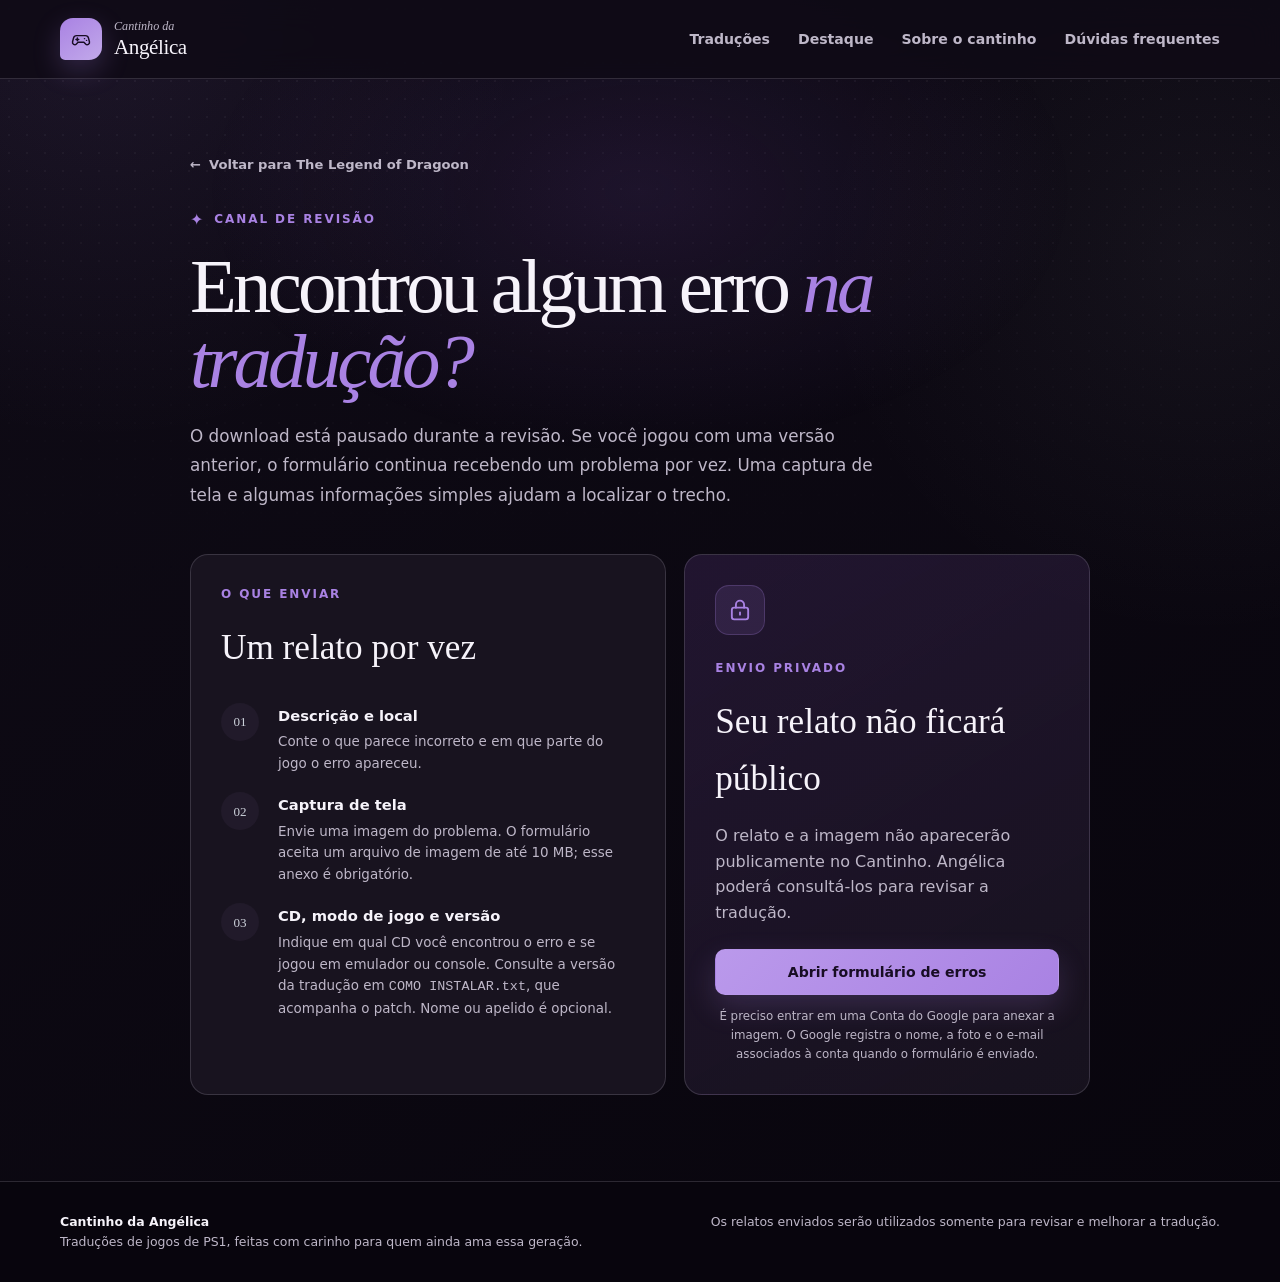
<file: projetos/the-legend-of-dragoon/relatar-erro/index.html>
<!doctype html>
<html lang="pt-BR">
  <head>
    <meta charset="utf-8">
    <meta name="viewport" content="width=device-width, initial-scale=1">
    <title>Relatar um erro — The Legend of Dragoon | Cantinho da Angélica</title>
    <meta name="description" content="Envie de forma privada uma captura de tela e os detalhes de um possível erro na tradução de The Legend of Dragoon.">
    <meta name="author" content="Angélica">
    <meta name="theme-color" content="#0f0b16">
    <meta name="robots" content="noindex, follow">
    <link rel="icon" type="image/svg+xml" href="../../../assets/favicon.svg">
    <link rel="stylesheet" href="../../../assets/styles.css">
  </head>
  <body>
    <a class="skip-link" href="#conteudo">Ir para o conteúdo</a>

    <header class="site-header" data-site-header>
      <div class="container header-inner">
        <a class="brand" href="../../../" aria-label="Página inicial do Cantinho da Angélica">
          <span class="brand-mark" aria-hidden="true">
            <svg viewBox="0 0 24 24" role="img">
              <path d="M7.1 8.3h9.8a3.3 3.3 0 0 1 3.2 2.5l1.1 4.2a2.5 2.5 0 0 1-4.2 2.4l-1.8-1.8H8.8L7 17.4A2.5 2.5 0 0 1 2.8 15l1.1-4.2a3.3 3.3 0 0 1 3.2-2.5Z"/>
              <path d="M8 11v3M6.5 12.5h3M15.8 11.6h.1M18 13.5h.1"/>
            </svg>
          </span>
          <span class="brand-copy"><small>Cantinho da</small><strong>Angélica</strong></span>
        </a>

        <button class="menu-button" type="button" aria-expanded="false" aria-controls="menu-principal" data-menu-button>
          <span class="sr-only">Abrir menu</span>
          <span aria-hidden="true"></span><span aria-hidden="true"></span><span aria-hidden="true"></span>
        </button>

        <nav class="site-nav" id="menu-principal" aria-label="Navegação principal" data-site-nav>
          <a href="../../../#traducoes">Traduções</a>
          <a href="../../../#destaque">Destaque</a>
          <a href="../../../sobre/">Sobre o cantinho</a>
          <a href="../../../duvidas-frequentes/">Dúvidas frequentes</a>
        </nav>
      </div>
    </header>

    <main id="conteudo">
      <section class="report-page section-glow">
        <div class="container narrow-container">
          <a class="back-link" href="../"><span aria-hidden="true">←</span> Voltar para The Legend of Dragoon</a>

          <div class="report-heading">
            <p class="eyebrow"><span class="sparkle" aria-hidden="true">✦</span> Canal de revisão</p>
            <h1>Encontrou algum erro <em>na tradução?</em></h1>
            <p>O download está pausado durante a revisão. Se você jogou com uma versão anterior, o formulário continua recebendo um problema por vez. Uma captura de tela e algumas informações simples ajudam a localizar o trecho.</p>
          </div>

          <div class="report-grid">
            <article class="report-panel">
              <p class="section-label">O que enviar</p>
              <h2>Um relato por vez</h2>
              <ul class="report-checklist">
                <li><span aria-hidden="true">01</span><div><strong>Descrição e local</strong><p>Conte o que parece incorreto e em que parte do jogo o erro apareceu.</p></div></li>
                <li><span aria-hidden="true">02</span><div><strong>Captura de tela</strong><p>Envie uma imagem do problema. O formulário aceita um arquivo de imagem de até 10 MB; esse anexo é obrigatório.</p></div></li>
                <li><span aria-hidden="true">03</span><div><strong>CD, modo de jogo e versão</strong><p>Indique em qual CD você encontrou o erro e se jogou em emulador ou console. Consulte a versão da tradução em <code>COMO INSTALAR.txt</code>, que acompanha o patch. Nome ou apelido é opcional.</p></div></li>
              </ul>
            </article>

            <aside class="report-panel report-privacy">
              <div class="report-lock" aria-hidden="true">
                <svg viewBox="0 0 24 24">
                  <rect x="5" y="10" width="14" height="10" rx="2"/>
                  <path d="M8.5 10V7.5a3.5 3.5 0 0 1 7 0V10M12 14v2"/>
                </svg>
              </div>
              <p class="section-label">Envio privado</p>
              <h2>Seu relato não ficará público</h2>
              <p>O relato e a imagem não aparecerão publicamente no Cantinho. Angélica poderá consultá-los para revisar a tradução.</p>
              <a class="button button-primary" href="https://docs.google.com/forms/d/e/1FAIpQLScJou7o9ByWIA1znN9tmp-h3CauD9lb_J-u9KpddPNtF0qOOg/viewform" target="_blank" rel="noopener noreferrer">Abrir formulário de erros</a>
              <small>É preciso entrar em uma Conta do Google para anexar a imagem. O Google registra o nome, a foto e o e-mail associados à conta quando o formulário é enviado.</small>
            </aside>
          </div>
        </div>
      </section>
    </main>

    <footer class="site-footer">
      <div class="container footer-inner">
        <p><strong>Cantinho da Angélica</strong><br>Traduções de jogos de PS1, feitas com carinho para quem ainda ama essa geração.</p>
        <p>Os relatos enviados serão utilizados somente para revisar e melhorar a tradução.</p>
      </div>
    </footer>

    <script src="../../../assets/main.js" defer></script>
  </body>
</html>
</file>
<file: assets/styles.css>
:root {
  color-scheme: dark;
  --bg: #0f0b16;
  --bg-deep: #08050d;
  --surface: #18131f;
  --surface-raised: #211a2a;
  --surface-soft: #17121e;
  --text: #f6f3fa;
  --muted: #beb7c8;
  --muted-strong: #d8d2df;
  --line: rgba(220, 214, 230, 0.17);
  --line-strong: rgba(220, 214, 230, 0.28);
  --purple: #a982e3;
  --purple-strong: #8f61cf;
  --purple-deep: #38234f;
  --silver: #cbd0d9;
  --silver-bright: #edf0f4;
  --button-text: #180d24;
  --max-width: 1160px;
  --shadow: 0 28px 90px rgba(0, 0, 0, 0.46);
}

* {
  box-sizing: border-box;
}

html {
  scroll-behavior: smooth;
  scroll-padding-top: 92px;
}

body {
  min-width: 320px;
  margin: 0;
  color: var(--text);
  background:
    radial-gradient(circle at 8% 2%, rgba(169, 130, 227, 0.09), transparent 26rem),
    radial-gradient(circle at 94% 20%, rgba(203, 208, 217, 0.05), transparent 24rem),
    linear-gradient(145deg, var(--bg), var(--bg-deep));
  font-family: Inter, ui-sans-serif, system-ui, -apple-system, BlinkMacSystemFont, "Segoe UI", sans-serif;
  font-size: 16px;
  line-height: 1.6;
}

body::before {
  position: fixed;
  z-index: -1;
  inset: 0;
  content: "";
  pointer-events: none;
  opacity: 0.42;
  background-image: radial-gradient(rgba(220, 214, 230, 0.15) 0.75px, transparent 0.75px);
  background-size: 18px 18px;
  mask-image: linear-gradient(to bottom, #000, transparent 68%);
}

a {
  color: inherit;
}

button,
a {
  -webkit-tap-highlight-color: transparent;
}

button,
input,
textarea,
select {
  font: inherit;
}

svg {
  display: block;
}

.container {
  width: min(calc(100% - 48px), var(--max-width));
  margin-inline: auto;
}

.narrow-container {
  max-width: 900px;
}

.sr-only {
  position: absolute;
  width: 1px;
  height: 1px;
  overflow: hidden;
  padding: 0;
  margin: -1px;
  clip: rect(0, 0, 0, 0);
  white-space: nowrap;
  border: 0;
}

.skip-link {
  position: fixed;
  z-index: 100;
  top: 10px;
  left: 10px;
  padding: 10px 14px;
  color: var(--button-text);
  background: var(--silver-bright);
  border-radius: 8px;
  text-decoration: none;
  transform: translateY(-150%);
}

.skip-link:focus {
  transform: translateY(0);
}

.site-header {
  position: sticky;
  z-index: 50;
  top: 0;
  border-bottom: 1px solid var(--line);
  background: rgba(15, 11, 22, 0.88);
  backdrop-filter: blur(16px);
}

.header-inner {
  display: flex;
  min-height: 78px;
  align-items: center;
  justify-content: space-between;
  gap: 28px;
}

.brand {
  display: inline-flex;
  align-items: center;
  gap: 12px;
  text-decoration: none;
}

.brand-mark {
  display: grid;
  width: 42px;
  height: 42px;
  flex: 0 0 auto;
  place-items: center;
  color: var(--button-text);
  background: linear-gradient(145deg, var(--purple), #c2a9ea);
  border-radius: 13px 13px 13px 5px;
  box-shadow: 0 10px 28px rgba(169, 130, 227, 0.24);
}

.brand-mark svg {
  width: 22px;
  height: 22px;
  fill: none;
  stroke: currentColor;
  stroke-width: 1.6;
  stroke-linecap: round;
  stroke-linejoin: round;
}

.brand-copy {
  line-height: 1;
}

.brand-copy small,
.brand-copy strong {
  display: block;
  font-family: Georgia, "Times New Roman", serif;
}

.brand-copy small {
  color: var(--muted);
  font-size: 0.76rem;
  font-style: italic;
}

.brand-copy strong {
  margin-top: 4px;
  font-size: 1.32rem;
  font-weight: 500;
  letter-spacing: -0.02em;
}

.site-nav {
  display: flex;
  align-items: center;
  gap: 28px;
}

.site-nav a {
  position: relative;
  padding-block: 8px;
  color: var(--muted);
  font-size: 0.88rem;
  font-weight: 600;
  text-decoration: none;
  transition: color 160ms ease;
}

.site-nav a::after {
  position: absolute;
  right: 0;
  bottom: 2px;
  left: 0;
  height: 1px;
  content: "";
  background: var(--purple);
  transform: scaleX(0);
  transform-origin: right;
  transition: transform 180ms ease;
}

.site-nav a:hover,
.site-nav a:focus-visible {
  color: var(--text);
}

.site-nav a:hover::after,
.site-nav a:focus-visible::after {
  transform: scaleX(1);
  transform-origin: left;
}

.menu-button {
  display: none;
  width: 44px;
  height: 44px;
  padding: 11px;
  border: 1px solid var(--line);
  color: var(--text);
  background: var(--surface);
  border-radius: 10px;
}

.menu-button > span:not(.sr-only) {
  display: block;
  width: 100%;
  height: 1px;
  margin: 5px 0;
  background: currentColor;
  transition: transform 160ms ease, opacity 160ms ease;
}

.menu-button[aria-expanded="true"] > span:nth-of-type(2) {
  transform: translateY(6px) rotate(45deg);
}

.menu-button[aria-expanded="true"] > span:nth-of-type(3) {
  opacity: 0;
}

.menu-button[aria-expanded="true"] > span:nth-of-type(4) {
  transform: translateY(-6px) rotate(-45deg);
}

.section-glow {
  position: relative;
}

.section-glow::after {
  position: absolute;
  z-index: -1;
  top: -10rem;
  left: 50%;
  width: min(90vw, 900px);
  height: 34rem;
  content: "";
  background: radial-gradient(ellipse, rgba(114, 73, 164, 0.17), transparent 68%);
  transform: translateX(-50%);
  pointer-events: none;
}

.hero {
  padding: 78px 0 52px;
}

.hero-with-banner {
  padding-top: 38px;
}

.hero-inner {
  max-width: 1160px;
}

.hero-banner {
  display: block;
  width: 100%;
  height: clamp(280px, 31vw, 390px);
  object-fit: cover;
  object-position: center;
  border: 1px solid var(--line-strong);
  border-radius: 20px;
  box-shadow: var(--shadow);
}

.hero-intro {
  max-width: 760px;
  padding-top: 38px;
}

.hero-with-banner h1 {
  font-size: clamp(2.8rem, 5.2vw, 4.6rem);
}

.hero-with-banner .hero-copy {
  margin-top: 20px;
}

.eyebrow,
.section-label {
  margin: 0 0 16px;
  color: var(--purple);
  font-size: 0.75rem;
  font-weight: 700;
  letter-spacing: 0.16em;
  text-transform: uppercase;
}

.eyebrow {
  display: flex;
  align-items: center;
  gap: 9px;
}

.sparkle {
  font-size: 1rem;
}

h1,
h2,
h3,
p {
  overflow-wrap: break-word;
}

h1,
h2 {
  font-family: Georgia, "Times New Roman", serif;
  font-weight: 500;
}

h1 {
  max-width: 760px;
  margin: 0;
  font-size: clamp(3rem, 7vw, 5.4rem);
  line-height: 0.98;
  letter-spacing: -0.05em;
}

h1 em {
  color: var(--purple);
  font-weight: 500;
}

.hero-copy {
  max-width: 760px;
  margin: 28px 0 0;
  color: var(--muted);
  font-size: 1.12rem;
  line-height: 1.75;
}

.featured-section {
  padding: 0 0 64px;
}

.featured-project {
  display: grid;
  grid-template-columns: 230px minmax(0, 1fr);
  gap: 40px;
  align-items: stretch;
  padding: 19px;
  border: 1px solid var(--line-strong);
  background: var(--surface);
  border-radius: 20px;
  box-shadow: var(--shadow);
}

.game-cover {
  position: relative;
  display: flex;
  overflow: hidden;
  align-items: flex-end;
  color: #f5f2fa;
  background:
    radial-gradient(circle at 72% 25%, rgba(218, 214, 228, 0.43), transparent 21%),
    linear-gradient(145deg, #21162f, #111019 58%, #38234f);
  border: 1px solid rgba(218, 214, 228, 0.12);
  border-radius: 14px;
  isolation: isolate;
}

.game-cover::after {
  position: absolute;
  z-index: -1;
  inset: 0;
  content: "";
  opacity: 0.25;
  background-image:
    linear-gradient(rgba(255, 255, 255, 0.14) 1px, transparent 1px),
    linear-gradient(90deg, rgba(255, 255, 255, 0.14) 1px, transparent 1px);
  background-size: 18px 18px;
  mask-image: linear-gradient(to top, #000, transparent 78%);
}

.game-cover-large {
  min-height: 272px;
  padding: 23px;
}

.game-cover-with-art {
  align-items: center;
  justify-content: center;
  padding: 12px;
  background:
    linear-gradient(rgba(20, 14, 29, 0.48), rgba(10, 8, 14, 0.78)),
    url("legend-of-legaia-cover.jpg") center / cover;
}

.game-cover-dragoon {
  background:
    linear-gradient(rgba(20, 14, 29, 0.4), rgba(10, 8, 14, 0.78)),
    url("legend-of-dragoon-cover.jpg") center / cover;
}

.game-cover-project.game-cover-dragoon {
  min-height: 350px;
  padding: 20px;
}

.game-cover-with-art::after {
  z-index: 0;
  opacity: 1;
  background: rgba(18, 12, 25, 0.36);
  backdrop-filter: blur(9px);
  mask-image: none;
}

.cover-art {
  position: relative;
  z-index: 1;
  display: block;
  width: 100%;
  height: auto;
  border: 1px solid rgba(237, 240, 244, 0.42);
  border-radius: 9px;
  box-shadow: 0 16px 35px rgba(0, 0, 0, 0.5);
}

.game-cover-project {
  min-height: 430px;
  padding: 30px;
}

.cover-rings {
  position: absolute;
  z-index: -1;
  top: -46px;
  right: -56px;
  width: 190px;
  height: 190px;
  border: 1px solid rgba(218, 214, 228, 0.52);
  border-radius: 50%;
  box-shadow:
    0 0 0 27px rgba(178, 150, 218, 0.1),
    0 0 0 55px rgba(214, 210, 223, 0.06);
}

.cover-copy {
  position: relative;
  z-index: 1;
}

.cover-copy small,
.cover-copy strong,
.cover-copy span {
  display: block;
}

.cover-copy small {
  margin-bottom: 8px;
  color: var(--silver);
  font-size: 0.66rem;
  font-weight: 700;
  letter-spacing: 0.15em;
  text-transform: uppercase;
}

.cover-copy strong {
  font-family: Georgia, "Times New Roman", serif;
  font-size: 1.7rem;
  font-weight: 500;
  line-height: 1;
}

.cover-copy span {
  margin-top: 14px;
  color: rgba(245, 242, 250, 0.72);
  font-family: Georgia, "Times New Roman", serif;
  font-size: 0.74rem;
  font-style: italic;
}

.game-cover-project .cover-copy strong {
  font-size: 2.2rem;
}

.featured-copy {
  display: flex;
  flex-direction: column;
  justify-content: center;
  min-width: 0;
  padding: 24px 32px 24px 0;
}

.featured-copy h2,
.section-heading h2,
.content-section h2 {
  margin: 0;
  font-size: clamp(2rem, 4vw, 2.7rem);
  line-height: 1.08;
  letter-spacing: -0.035em;
}

.featured-copy > p:not(.section-label) {
  max-width: 650px;
  margin: 16px 0 0;
  color: var(--muted);
}

.project-facts {
  display: flex;
  flex-wrap: wrap;
  gap: 9px;
  padding: 0;
  margin: 22px 0 0;
  list-style: none;
}

.project-facts li {
  display: inline-flex;
  align-items: center;
  gap: 7px;
  padding: 8px 11px;
  color: var(--muted-strong);
  background: var(--surface-raised);
  border: 1px solid rgba(220, 214, 230, 0.05);
  border-radius: 999px;
  font-size: 0.76rem;
  font-weight: 600;
}

.project-facts li span {
  color: var(--silver);
}

.button-row {
  display: flex;
  flex-wrap: wrap;
  gap: 11px;
  margin-top: 25px;
}

.button {
  display: inline-flex;
  min-height: 46px;
  align-items: center;
  justify-content: center;
  padding: 0 18px;
  border: 1px solid var(--line-strong);
  border-radius: 10px;
  font-size: 0.88rem;
  font-weight: 700;
  text-decoration: none;
  transition: transform 160ms ease, border-color 160ms ease, background 160ms ease;
}

.button:hover:not(.button-disabled),
.button:focus-visible:not(.button-disabled) {
  transform: translateY(-2px);
}

.button-primary {
  color: var(--button-text);
  background: linear-gradient(135deg, #ba99eb, var(--purple));
  border-color: transparent;
  box-shadow: 0 12px 30px rgba(169, 130, 227, 0.2);
}

.button-secondary {
  color: var(--text);
  background: var(--surface-raised);
}

.button-secondary:hover,
.button-secondary:focus-visible {
  border-color: var(--silver);
}

.button-disabled {
  cursor: not-allowed;
  opacity: 0.72;
}

.library-section {
  padding: 58px 0 78px;
  border-top: 1px solid var(--line);
  background: rgba(33, 26, 42, 0.42);
}

.section-heading {
  display: flex;
  align-items: flex-end;
  justify-content: space-between;
  gap: 30px;
  margin-bottom: 30px;
}

.section-heading p {
  margin: 10px 0 0;
  color: var(--muted);
}

.filters {
  display: flex;
  flex-wrap: wrap;
  gap: 8px;
}

.filter-button {
  min-height: 42px;
  padding: 0 14px;
  border: 1px solid var(--line);
  color: var(--muted);
  background: var(--surface);
  border-radius: 9px;
  font-size: 0.8rem;
  font-weight: 700;
}

.filter-button:hover,
.filter-button:focus-visible {
  color: var(--text);
  border-color: var(--silver);
}

.filter-button[aria-pressed="true"] {
  color: var(--button-text);
  background: var(--purple);
  border-color: var(--purple);
}

.project-grid {
  display: grid;
  grid-template-columns: repeat(2, minmax(0, 1fr));
  gap: 18px;
}

.project-card {
  overflow: hidden;
  border: 1px solid var(--line);
  background: var(--surface);
  border-radius: 16px;
  transition: transform 180ms ease, border-color 180ms ease;
}

.project-card:hover {
  border-color: var(--line-strong);
  transform: translateY(-3px);
}

.project-card[hidden] {
  display: none;
}

.project-art {
  position: relative;
  display: flex;
  min-height: 172px;
  overflow: hidden;
  align-items: flex-end;
  padding: 20px;
  color: var(--text);
  background: linear-gradient(135deg, rgba(169, 130, 227, 0.18), var(--surface-raised));
  border-bottom: 1px solid var(--line);
}

.project-art-legaia {
  color: #f5f2fa;
  background:
    radial-gradient(circle at 78% 15%, rgba(218, 214, 228, 0.34), transparent 25%),
    linear-gradient(145deg, #21162f, #15121e 65%, #38234f);
}

.project-art-with-cover {
  align-items: center;
  justify-content: center;
  padding: 12px;
  background:
    linear-gradient(rgba(22, 15, 31, 0.38), rgba(10, 8, 14, 0.72)),
    url("legend-of-legaia-cover.jpg") center / cover;
}

.project-art-dragoon {
  background:
    linear-gradient(rgba(22, 15, 31, 0.38), rgba(10, 8, 14, 0.72)),
    url("legend-of-dragoon-cover.jpg") center / cover;
}

.project-art-with-cover::after {
  z-index: 0;
  inset: 0;
  content: "";
  background: rgba(16, 11, 22, 0.3);
  backdrop-filter: blur(10px);
}

.project-art-with-cover > img {
  position: relative;
  z-index: 1;
  display: block;
  width: 148px;
  height: 148px;
  object-fit: cover;
  border: 1px solid rgba(237, 240, 244, 0.42);
  border-radius: 8px;
  box-shadow: 0 12px 28px rgba(0, 0, 0, 0.5);
}

.project-art-dragoon > img {
  width: min(100%, 200px);
  object-fit: contain;
}

.project-art::after {
  position: absolute;
  top: -18px;
  right: 12px;
  content: attr(data-letter);
  color: rgba(237, 240, 244, 0.075);
  font-family: Georgia, "Times New Roman", serif;
  font-size: 9rem;
  line-height: 1;
}

.project-art > div {
  position: relative;
  z-index: 1;
}

.project-art small,
.project-art strong {
  display: block;
}

.project-art small {
  margin-bottom: 6px;
  color: var(--silver);
  font-size: 0.64rem;
  font-weight: 700;
  letter-spacing: 0.14em;
  text-transform: uppercase;
}

.project-art strong {
  font-family: Georgia, "Times New Roman", serif;
  font-size: 1.35rem;
  font-weight: 500;
}

.project-card-body {
  padding: 20px;
}

.project-card-body > p:not(.project-status) {
  min-height: 50px;
  margin: 14px 0 18px;
  color: var(--muted);
  font-size: 0.84rem;
}

.project-card-body h3 {
  margin: 12px 0 0;
  font-family: Georgia, "Times New Roman", serif;
  font-size: 1.3rem;
  font-weight: 500;
  line-height: 1.2;
}

.project-card-body h3 + p {
  margin-top: 10px;
}

.project-status {
  display: flex;
  align-items: center;
  gap: 8px;
  margin: 0;
  color: var(--muted-strong);
  font-size: 0.75rem;
  font-weight: 600;
}

.status-dot {
  width: 8px;
  height: 8px;
  border-radius: 50%;
  background: var(--silver-bright);
  box-shadow: 0 0 0 4px rgba(203, 208, 217, 0.1);
}

.status-dot-in-progress {
  background: var(--purple);
  box-shadow: 0 0 0 4px rgba(169, 130, 227, 0.15);
}

.text-link {
  color: var(--purple);
  font-size: 0.82rem;
  font-weight: 700;
  text-decoration: none;
}

.text-link:hover,
.text-link:focus-visible {
  color: #c4a9eb;
}

.empty-state {
  display: none;
  grid-column: 1 / -1;
  padding: 40px 0;
  margin: 0;
  color: var(--muted);
  text-align: center;
}

.support-section {
  padding: 78px 0;
  border-top: 1px solid var(--line);
}

.support-card {
  position: relative;
  display: grid;
  grid-template-columns: minmax(0, 1fr) 280px;
  gap: 58px;
  overflow: hidden;
  align-items: center;
  padding: 46px 52px;
  border: 1px solid var(--line-strong);
  background:
    radial-gradient(circle at 88% 18%, rgba(169, 130, 227, 0.18), transparent 20rem),
    linear-gradient(145deg, rgba(33, 26, 42, 0.96), rgba(18, 14, 24, 0.98));
  border-radius: 20px;
  box-shadow: var(--shadow);
}

.support-card::before {
  position: absolute;
  top: -74px;
  right: 210px;
  width: 190px;
  height: 190px;
  border: 1px solid rgba(203, 208, 217, 0.1);
  border-radius: 50%;
  box-shadow:
    0 0 0 30px rgba(169, 130, 227, 0.04),
    0 0 0 62px rgba(203, 208, 217, 0.025);
  content: "";
  pointer-events: none;
}

.support-copy {
  position: relative;
  z-index: 1;
}

.support-copy h2 {
  max-width: 650px;
  margin: 0;
  font-size: clamp(2rem, 4vw, 3rem);
  line-height: 1.08;
  letter-spacing: -0.035em;
}

.support-copy > p:not(.section-label) {
  max-width: 680px;
  margin: 18px 0 0;
  color: var(--muted);
}

.pix-copy {
  max-width: 680px;
  margin-top: 24px;
}

.pix-copy label {
  display: block;
  margin-bottom: 9px;
  color: var(--text);
  font-size: 0.88rem;
  font-weight: 700;
}

.pix-copy-controls {
  display: flex;
  flex-wrap: wrap;
  gap: 10px;
}

.pix-copy-controls input {
  min-width: 0;
  min-height: 46px;
  flex: 1 1 260px;
  padding: 0 13px;
  border: 1px solid var(--line-strong);
  color: var(--muted-strong);
  background: var(--surface);
  border-radius: 10px;
  font-size: 0.82rem;
}

.pix-copy-controls input:focus-visible {
  outline: 2px solid var(--purple);
  outline-offset: 2px;
}

.pix-copy-controls .button {
  cursor: pointer;
}

.pix-copy-help,
.pix-copy-feedback {
  margin: 10px 0 0;
  color: var(--muted);
  font-size: 0.8rem;
}

.pix-copy-feedback:empty {
  display: none;
}

.support-note {
  display: flex;
  max-width: 680px;
  gap: 12px;
  align-items: flex-start;
  padding-top: 20px;
  margin-top: 24px;
  border-top: 1px solid var(--line);
}

.support-note > span {
  display: grid;
  width: 30px;
  height: 30px;
  flex: 0 0 auto;
  place-items: center;
  color: var(--purple);
  background: rgba(169, 130, 227, 0.12);
  border-radius: 50%;
  font-size: 0.76rem;
}

.support-note p {
  margin: 2px 0 0;
  color: var(--muted);
  font-size: 0.82rem;
}

.support-note strong {
  color: var(--muted-strong);
}

.support-pix {
  position: relative;
  z-index: 1;
  display: flex;
  min-height: 274px;
  align-items: center;
  flex-direction: column;
  justify-content: center;
  padding: 24px;
  border: 1px solid rgba(203, 208, 217, 0.22);
  background: rgba(15, 11, 22, 0.62);
  border-radius: 17px;
  text-align: center;
}

.support-pix img {
  display: block;
  width: min(100%, 232px);
  height: auto;
  margin-bottom: 18px;
  border: 8px solid #fff;
  background: #fff;
  border-radius: 10px;
  box-shadow: 0 12px 28px rgba(0, 0, 0, 0.24);
}

.support-pix > strong,
.support-pix > span {
  display: block;
}

.support-pix > strong {
  color: var(--text);
  font-family: Georgia, "Times New Roman", serif;
  font-size: 1.1rem;
  font-weight: 500;
}

.support-pix > span {
  margin-top: 3px;
  color: var(--muted);
  font-size: 0.74rem;
}

.about-page {
  position: relative;
  overflow: hidden;
  min-height: calc(100vh - 167px);
  padding: 72px 0 86px;
}

.about-page::before {
  position: absolute;
  top: -170px;
  left: -120px;
  width: 430px;
  height: 430px;
  border-radius: 50%;
  background: rgba(169, 130, 227, 0.09);
  content: "";
  filter: blur(85px);
  pointer-events: none;
}

.about-page .back-link {
  position: relative;
  margin-bottom: 44px;
}

.about-grid {
  position: relative;
  display: grid;
  grid-template-columns: minmax(0, 0.8fr) minmax(0, 1.2fr);
  gap: 64px;
  align-items: start;
}

.about-heading h1,
.about-heading h2 {
  max-width: 430px;
  margin: 0;
  font-size: clamp(2.3rem, 4vw, 3.5rem);
  line-height: 1.08;
  letter-spacing: -0.035em;
}

.about-signature {
  display: inline-flex;
  align-items: center;
  gap: 9px;
  margin-top: 22px;
  color: var(--silver);
  font-family: Georgia, "Times New Roman", serif;
  font-size: 0.95rem;
  font-style: italic;
}

.about-signature span {
  color: var(--purple);
  font-style: normal;
}

.about-copy {
  padding: 30px 32px;
  border: 1px solid var(--line);
  background: linear-gradient(145deg, rgba(33, 26, 42, 0.82), rgba(24, 19, 31, 0.78));
  border-radius: 18px;
  box-shadow: var(--shadow);
}

.about-copy p {
  margin: 0;
  color: var(--muted);
  line-height: 1.8;
}

.about-copy p:first-child {
  color: var(--muted-strong);
  font-size: 1.03rem;
}

.about-copy p + p {
  margin-top: 17px;
}

.project-hero {
  padding: 72px 0 78px;
}

.project-hero-inner {
  display: grid;
  grid-template-columns: 310px minmax(0, 1fr);
  gap: 70px;
  align-items: center;
}

.project-hero-copy h1 {
  max-width: 720px;
  font-size: clamp(3rem, 6vw, 5rem);
}

.project-hero-copy > p:not(.eyebrow) {
  max-width: 690px;
  margin: 23px 0 0;
  color: var(--muted);
  font-size: 1.05rem;
  line-height: 1.75;
}

.guide-hero {
  padding: 72px 0 78px;
}

.guide-hero h1 {
  max-width: 820px;
  font-size: clamp(3rem, 6vw, 5rem);
}

.guide-lead {
  max-width: 740px;
  margin: 23px 0 0;
  color: var(--muted);
  font-size: 1.05rem;
  line-height: 1.75;
}

.back-link {
  display: inline-flex;
  align-items: center;
  gap: 8px;
  margin-bottom: 32px;
  color: var(--muted);
  font-size: 0.82rem;
  font-weight: 700;
  text-decoration: none;
}

.back-link:hover,
.back-link:focus-visible {
  color: var(--text);
}

.content-section {
  padding: 78px 0;
  border-top: 1px solid var(--line);
}

.alternate-section {
  background: rgba(33, 26, 42, 0.42);
}

.section-intro {
  max-width: 720px;
  margin: 18px 0 0;
  color: var(--muted);
  font-size: 1.02rem;
}

.project-updated {
  margin: 14px 0 0;
  color: var(--muted);
  font-size: 0.87rem;
}

.project-updated time {
  color: var(--silver-bright);
  font-weight: 700;
}

.disc-grid {
  display: grid;
  grid-template-columns: repeat(2, minmax(0, 1fr));
  gap: 18px;
  margin-top: 38px;
}

.disc-card {
  display: grid;
  grid-template-columns: 170px minmax(0, 1fr);
  gap: 22px;
  align-items: center;
  padding: 20px;
  border: 1px solid var(--line);
  background: var(--surface);
  border-radius: 16px;
}

.disc-card > img {
  display: block;
  width: 100%;
  height: auto;
  aspect-ratio: 1;
  object-fit: cover;
  border: 1px solid rgba(237, 240, 244, 0.25);
  border-radius: 50%;
  box-shadow: 0 12px 28px rgba(0, 0, 0, 0.35);
}

.disc-kicker {
  margin: 0;
  color: var(--purple);
  font-size: 0.7rem;
  font-weight: 700;
  letter-spacing: 0.12em;
  text-transform: uppercase;
}

.disc-card h3 {
  margin: 2px 0 18px;
  font-family: Georgia, "Times New Roman", serif;
  font-size: 1.8rem;
  font-weight: 500;
  line-height: 1.1;
}

.disc-progress-label {
  display: flex;
  align-items: baseline;
  justify-content: space-between;
  gap: 10px;
  margin: 10px 0 5px;
  color: var(--muted);
  font-size: 0.8rem;
}

.disc-progress-label strong {
  color: var(--text);
  font-size: 0.9rem;
}

.progress-track {
  height: 7px;
  overflow: hidden;
  background: rgba(203, 208, 217, 0.14);
  border-radius: 999px;
}

.progress-track > span {
  display: block;
  height: 100%;
  background: linear-gradient(90deg, var(--purple-strong), var(--silver));
  border-radius: inherit;
}

.disc-review {
  display: inline-block;
  padding: 6px 10px;
  margin: 14px 0 0;
  border: 1px solid rgba(169, 130, 227, 0.34);
  color: var(--purple);
  background: rgba(169, 130, 227, 0.09);
  border-radius: 999px;
  font-size: 0.75rem;
  font-weight: 700;
}

.project-update {
  padding: 28px 32px;
  margin-top: 24px;
  border: 1px solid var(--line);
  background: var(--surface-raised);
  border-radius: 16px;
}

.project-update .section-label {
  margin-bottom: 7px;
}

.project-update h3 {
  margin: 0;
  font-family: Georgia, "Times New Roman", serif;
  font-size: 1.65rem;
  font-weight: 500;
}

.project-update ul {
  display: grid;
  gap: 10px;
  padding: 0;
  margin: 20px 0 0;
  list-style: none;
}

.project-update li {
  position: relative;
  padding-left: 22px;
  color: var(--muted-strong);
  font-size: 0.88rem;
}

.project-update li::before {
  position: absolute;
  left: 0;
  content: "✦";
  color: var(--purple);
}

.project-update-note {
  margin: 18px 0 0;
  color: var(--muted-strong);
  font-size: 0.88rem;
  line-height: 1.7;
}

.project-update-note + .project-update-note {
  margin-top: 10px;
}

.shared-progress {
  padding: 28px 32px;
  margin-top: 24px;
  border: 1px solid var(--line);
  background: var(--surface-raised);
  border-radius: 16px;
}

.shared-progress .section-label {
  margin-bottom: 7px;
}

.shared-progress h3 {
  margin: 0;
  font-family: Georgia, "Times New Roman", serif;
  font-size: 1.65rem;
  font-weight: 500;
}

.shared-progress ul {
  display: grid;
  grid-template-columns: repeat(3, minmax(0, 1fr));
  gap: 10px 22px;
  padding: 0;
  margin: 20px 0 0;
  list-style: none;
}

.shared-progress li {
  position: relative;
  padding-left: 22px;
  color: var(--muted-strong);
  font-size: 0.88rem;
}

.shared-progress li::before {
  position: absolute;
  left: 0;
  content: "✓";
  color: var(--purple);
  font-weight: 700;
}

.project-release-note {
  padding: 18px 22px;
  margin: 24px 0 0;
  border-left: 3px solid var(--purple);
  color: var(--muted);
  background: rgba(169, 130, 227, 0.07);
  border-radius: 0 10px 10px 0;
}

.project-release-note strong {
  color: var(--text);
}

.gameplay-player {
  width: min(100%, 960px);
  aspect-ratio: 16 / 9;
  overflow: hidden;
  margin-top: 34px;
  border: 1px solid var(--line-strong);
  background: #08060d;
  border-radius: 16px;
  box-shadow: var(--shadow);
}

.gameplay-player iframe {
  display: block;
  width: 100%;
  height: 100%;
  border: 0;
}

.gallery-section {
  background: rgba(33, 26, 42, 0.42);
}

.translation-gallery {
  display: grid;
  grid-template-columns: repeat(2, minmax(0, 1fr));
  gap: 18px;
  margin-top: 36px;
}

.gallery-card {
  overflow: hidden;
  padding: 0;
  border: 1px solid var(--line);
  color: var(--muted-strong);
  background: var(--surface);
  border-radius: 15px;
  cursor: zoom-in;
  text-align: left;
  transition: border-color 180ms ease, transform 180ms ease;
}

.gallery-card:hover,
.gallery-card:focus-visible {
  border-color: var(--silver);
  transform: translateY(-3px);
}

.gallery-card img {
  display: block;
  width: 100%;
  height: auto;
  border-bottom: 1px solid var(--line);
}

.gallery-card span {
  display: block;
  padding: 14px 16px;
  font-size: 0.82rem;
  font-weight: 700;
}

.gallery-note {
  margin: 18px 0 0;
  color: var(--muted);
  font-size: 0.8rem;
  text-align: right;
}

.image-lightbox {
  width: min(calc(100% - 32px), 1460px);
  max-width: none;
  max-height: calc(100vh - 32px);
  overflow: visible;
  padding: 12px;
  border: 1px solid var(--line-strong);
  color: var(--text);
  background: var(--bg-deep);
  border-radius: 16px;
  box-shadow: var(--shadow);
}

.image-lightbox::backdrop {
  background: rgba(4, 2, 7, 0.88);
  backdrop-filter: blur(6px);
}

.image-lightbox figure {
  margin: 0;
}

.image-lightbox img {
  display: block;
  width: 100%;
  max-height: calc(100vh - 105px);
  object-fit: contain;
  border-radius: 9px;
}

.image-lightbox figcaption {
  padding: 12px 4px 2px;
  color: var(--muted-strong);
  font-size: 0.84rem;
  text-align: center;
}

.lightbox-close {
  position: absolute;
  z-index: 1;
  top: -14px;
  right: -14px;
  display: grid;
  width: 42px;
  height: 42px;
  padding: 0;
  place-items: center;
  border: 1px solid var(--line-strong);
  color: var(--text);
  background: var(--surface-raised);
  border-radius: 50%;
  cursor: pointer;
  font-size: 1.6rem;
  line-height: 1;
}

.status-list {
  display: grid;
  gap: 1px;
  margin-top: 36px;
  overflow: hidden;
  border: 1px solid var(--line);
  background: var(--line);
  border-radius: 16px;
}

.status-list article {
  display: grid;
  grid-template-columns: 54px minmax(0, 1fr) auto;
  gap: 22px;
  align-items: center;
  padding: 24px;
  background: var(--surface);
}

.status-number {
  display: grid;
  width: 42px;
  height: 42px;
  place-items: center;
  color: var(--silver);
  background: var(--surface-raised);
  border-radius: 50%;
  font-family: Georgia, "Times New Roman", serif;
  font-size: 1.1rem;
}

.status-list h3,
.installation-steps h3 {
  margin: 0;
  font-size: 1rem;
  font-weight: 700;
}

.status-list p,
.installation-steps p {
  margin: 4px 0 0;
  color: var(--muted);
  font-size: 0.88rem;
}

.status-list article > strong {
  color: var(--silver);
  font-size: 0.78rem;
  text-align: right;
}

.feedback-section {
  background: rgba(33, 26, 42, 0.42);
}

.feedback-card {
  display: grid;
  grid-template-columns: auto minmax(0, 1fr) auto;
  gap: 24px;
  align-items: center;
  padding: 30px;
  border: 1px solid var(--line-strong);
  background: linear-gradient(135deg, rgba(33, 26, 42, 0.96), rgba(24, 19, 31, 0.92));
  border-radius: 18px;
  box-shadow: var(--shadow);
}

.feedback-icon {
  display: grid;
  width: 58px;
  height: 58px;
  place-items: center;
  color: var(--silver-bright);
  background: rgba(169, 130, 227, 0.16);
  border: 1px solid rgba(169, 130, 227, 0.3);
  border-radius: 16px;
}

.feedback-icon svg,
.report-lock svg {
  width: 28px;
  height: 28px;
  fill: none;
  stroke: currentColor;
  stroke-width: 1.6;
  stroke-linecap: round;
  stroke-linejoin: round;
}

.feedback-copy .section-label {
  margin-bottom: 9px;
}

.feedback-copy h2 {
  font-size: clamp(1.75rem, 3.3vw, 2.35rem);
}

.feedback-copy > p:not(.section-label) {
  max-width: 600px;
  margin: 10px 0 0;
  color: var(--muted);
  font-size: 0.9rem;
}

.feedback-copy .feedback-privacy {
  display: flex;
  align-items: center;
  gap: 8px;
  color: var(--muted-strong);
  font-size: 0.78rem;
}

.feedback-privacy span {
  color: var(--purple);
}

.feedback-action {
  min-width: 190px;
}

.report-page {
  min-height: calc(100vh - 167px);
  padding: 72px 0 86px;
}

.report-heading {
  max-width: 790px;
}

.report-heading h1 {
  font-size: clamp(3rem, 6vw, 5rem);
}

.report-heading > p:last-child {
  max-width: 700px;
  margin: 23px 0 0;
  color: var(--muted);
  font-size: 1.05rem;
  line-height: 1.75;
}

.report-grid {
  display: grid;
  grid-template-columns: minmax(0, 1.08fr) minmax(300px, 0.92fr);
  gap: 18px;
  margin-top: 44px;
}

.report-panel {
  padding: 30px;
  border: 1px solid var(--line);
  background: var(--surface);
  border-radius: 18px;
}

.report-panel h2 {
  margin: 0;
  font-size: clamp(1.7rem, 3vw, 2.2rem);
}

.report-checklist {
  display: grid;
  gap: 18px;
  padding: 0;
  margin: 26px 0 0;
  list-style: none;
}

.report-checklist li {
  display: grid;
  grid-template-columns: 42px minmax(0, 1fr);
  gap: 15px;
  align-items: start;
}

.report-checklist li > span {
  display: grid;
  width: 38px;
  height: 38px;
  place-items: center;
  color: var(--silver);
  background: var(--surface-raised);
  border-radius: 50%;
  font-family: Georgia, "Times New Roman", serif;
  font-size: 0.82rem;
}

.report-checklist strong {
  color: var(--text);
  font-size: 0.92rem;
}

.report-checklist p {
  margin: 3px 0 0;
  color: var(--muted);
  font-size: 0.84rem;
}

.report-privacy {
  display: flex;
  align-items: flex-start;
  flex-direction: column;
  background: linear-gradient(150deg, rgba(56, 35, 79, 0.5), rgba(24, 19, 31, 0.94));
}

.report-lock {
  display: grid;
  width: 50px;
  height: 50px;
  margin-bottom: 24px;
  place-items: center;
  color: var(--purple);
  background: rgba(169, 130, 227, 0.12);
  border: 1px solid rgba(169, 130, 227, 0.24);
  border-radius: 14px;
}

.report-privacy > p:not(.section-label) {
  margin: 16px 0 24px;
  color: var(--muted);
}

.report-privacy .button {
  width: 100%;
}

.report-privacy small {
  align-self: center;
  margin-top: 12px;
  color: var(--muted);
  font-size: 0.74rem;
  text-align: center;
}

.installation-steps {
  display: grid;
  grid-template-columns: repeat(2, minmax(0, 1fr));
  gap: 16px;
  padding: 0;
  margin: 36px 0 0;
  list-style: none;
}

.installation-steps li {
  display: grid;
  grid-template-columns: 45px minmax(0, 1fr);
  gap: 16px;
  align-items: start;
  padding: 22px;
  border: 1px solid var(--line);
  background: var(--surface);
  border-radius: 14px;
}

.installation-steps li > span {
  display: grid;
  width: 38px;
  height: 38px;
  place-items: center;
  color: var(--button-text);
  background: var(--silver);
  border-radius: 50%;
  font-family: Georgia, "Times New Roman", serif;
  font-size: 1rem;
}

.notice {
  margin-top: 22px;
  padding: 22px 24px;
  border-left: 3px solid var(--purple);
  color: var(--muted);
  background: var(--surface);
  border-radius: 0 12px 12px 0;
}

.notice strong {
  color: var(--text);
}

.notice p {
  margin: 5px 0 0;
}

.faq-heading {
  margin-bottom: 30px;
}

.faq-heading h2 {
  margin-top: 8px;
}

.faq-heading > p:last-child {
  margin: 12px 0 0;
  color: var(--muted);
}

.faq-list {
  display: grid;
  gap: 14px;
}

.faq-item {
  overflow: hidden;
  border: 1px solid var(--line-strong);
  background: linear-gradient(145deg, rgba(33, 26, 42, 0.96), rgba(24, 19, 31, 0.92));
  border-radius: 18px;
}

.faq-item[open] {
  box-shadow: var(--shadow);
}

.faq-item summary {
  display: grid;
  grid-template-columns: 42px minmax(0, 1fr) 24px;
  gap: 18px;
  align-items: center;
  padding: 24px 30px;
  cursor: pointer;
  list-style: none;
  font-family: Georgia, "Times New Roman", serif;
  font-size: clamp(1.18rem, 2.4vw, 1.5rem);
  font-weight: 700;
  line-height: 1.25;
}

.faq-item summary::-webkit-details-marker {
  display: none;
}

.faq-item summary:focus-visible {
  outline: 2px solid var(--purple);
  outline-offset: -4px;
}

.faq-number {
  display: grid;
  width: 40px;
  height: 40px;
  place-items: center;
  color: var(--purple);
  background: rgba(169, 130, 227, 0.12);
  border: 1px solid rgba(169, 130, 227, 0.24);
  border-radius: 12px;
  font-family: Inter, ui-sans-serif, system-ui, sans-serif;
  font-size: 0.75rem;
  font-weight: 700;
}

.faq-toggle {
  color: var(--purple);
  font-family: Inter, ui-sans-serif, system-ui, sans-serif;
  font-size: 1.4rem;
  font-weight: 400;
  line-height: 1;
  text-align: center;
  transition: transform 0.2s ease;
}

.faq-item[open] .faq-toggle {
  transform: rotate(45deg);
}

.faq-answer {
  padding: 24px 34px 32px 90px;
  border-top: 1px solid var(--line);
  color: var(--muted);
}

.faq-answer > :first-child {
  margin-top: 0;
}

.faq-answer > :last-child {
  margin-bottom: 0;
}

.faq-answer p,
.faq-answer li {
  line-height: 1.72;
}

.faq-answer li + li {
  margin-top: 8px;
}

.faq-answer strong {
  color: var(--muted-strong);
}

.faq-answer a {
  color: var(--silver-bright);
  text-decoration-color: var(--purple);
  text-underline-offset: 3px;
}

.faq-answer code {
  color: var(--silver-bright);
  overflow-wrap: anywhere;
}

.site-footer {
  border-top: 1px solid var(--line);
  background: var(--bg-deep);
}

.error-page {
  display: grid;
  min-height: 100vh;
  place-items: center;
  padding: 80px 0;
}

.footer-inner {
  display: grid;
  grid-template-columns: 1fr 1fr;
  gap: 40px;
  padding-top: 30px;
  padding-bottom: 30px;
  color: var(--muted);
  font-size: 0.78rem;
}

.footer-inner p {
  margin: 0;
}

.footer-inner p:last-child {
  text-align: right;
}

.footer-inner strong {
  color: var(--text);
}

:focus-visible {
  outline: 2px solid var(--silver-bright);
  outline-offset: 3px;
}

@media (max-width: 900px) {
  .menu-button {
    display: block;
  }

  .site-nav {
    position: absolute;
    top: calc(100% + 1px);
    right: 24px;
    left: 24px;
    display: none;
    padding: 12px;
    border: 1px solid var(--line-strong);
    background: rgba(24, 19, 31, 0.98);
    border-radius: 12px;
    box-shadow: var(--shadow);
  }

  .site-nav.is-open {
    display: grid;
  }

  .site-nav a {
    min-height: 44px;
    padding: 11px 12px;
    border-radius: 8px;
  }

  .site-nav a:hover,
  .site-nav a:focus-visible {
    background: var(--surface-raised);
  }

  .site-nav a::after {
    display: none;
  }

  .project-grid {
    grid-template-columns: repeat(2, minmax(0, 1fr));
  }

  .disc-grid {
    grid-template-columns: 1fr;
  }

  .support-card {
    grid-template-columns: minmax(0, 1fr) 240px;
    gap: 34px;
    padding: 40px;
  }

  .about-grid {
    grid-template-columns: 1fr;
    gap: 28px;
  }

  .project-hero-inner {
    grid-template-columns: 250px minmax(0, 1fr);
    gap: 40px;
  }

  .feedback-card {
    grid-template-columns: auto minmax(0, 1fr);
  }

  .feedback-action {
    grid-column: 2;
  }

  .game-cover-project {
    min-height: 370px;
  }
}

@media (max-width: 720px) {
  .container {
    width: min(calc(100% - 34px), var(--max-width));
  }

  .hero {
    padding: 56px 0 38px;
  }

  .hero-with-banner {
    padding-top: 24px;
  }

  .hero-banner {
    height: min(70vw, 300px);
    border-radius: 14px;
  }

  .hero-intro {
    padding-top: 28px;
  }

  .hero-with-banner h1 {
    font-size: clamp(2.4rem, 11vw, 3.4rem);
  }

  h1 {
    font-size: clamp(2.75rem, 14vw, 4rem);
  }

  .hero-copy {
    font-size: 1rem;
  }

  .featured-project {
    grid-template-columns: 1fr;
    gap: 0;
    padding: 13px;
  }

  .game-cover-large {
    min-height: 235px;
  }

  .featured-copy {
    padding: 28px 9px 12px;
  }

  .section-heading {
    align-items: flex-start;
    flex-direction: column;
  }

  .project-grid,
  .installation-steps,
  .translation-gallery,
  .report-grid {
    grid-template-columns: 1fr;
  }

  .shared-progress ul {
    grid-template-columns: repeat(2, minmax(0, 1fr));
  }

  .support-section {
    padding: 58px 0;
  }

  .support-card {
    grid-template-columns: 1fr;
    padding: 30px 24px;
  }

  .support-pix {
    min-height: 252px;
  }

  .feedback-card {
    grid-template-columns: 1fr;
    padding: 24px;
  }

  .feedback-action {
    grid-column: auto;
  }

  .feedback-action .button {
    width: 100%;
  }

  .report-page {
    padding: 58px 0;
  }

  .report-panel {
    padding: 24px;
  }

  .project-card-body > p:not(.project-status) {
    min-height: auto;
  }

  .about-page {
    padding: 58px 0;
  }

  .about-copy {
    padding: 24px;
  }

  .gallery-note {
    text-align: left;
  }

  .image-lightbox {
    width: min(calc(100% - 20px), 1460px);
    padding: 8px;
  }

  .lightbox-close {
    top: 8px;
    right: 8px;
  }

  .project-hero {
    padding: 44px 0 58px;
  }

  .project-hero-inner {
    grid-template-columns: 1fr;
    gap: 34px;
  }

  .game-cover-project {
    min-height: 310px;
  }

  .game-cover-project.game-cover-dragoon {
    min-height: 280px;
  }

  .project-hero-copy h1 {
    font-size: clamp(2.75rem, 14vw, 4rem);
  }

  .back-link {
    margin-bottom: 24px;
  }

  .content-section {
    padding: 58px 0;
  }

  .faq-item summary {
    grid-template-columns: 36px minmax(0, 1fr) 20px;
    gap: 12px;
    padding: 20px;
  }

  .faq-number {
    width: 34px;
    height: 34px;
  }

  .faq-answer {
    padding: 22px;
  }

  .status-list article {
    grid-template-columns: 46px minmax(0, 1fr);
    gap: 15px;
    padding: 20px;
  }

  .status-list article > strong {
    grid-column: 2;
    text-align: left;
  }

  .footer-inner {
    grid-template-columns: 1fr;
    gap: 18px;
  }

  .footer-inner p:last-child {
    text-align: left;
  }
}

@media (max-width: 430px) {

  .disc-card {
    grid-template-columns: 1fr;
  }

  .disc-card > img {
    width: min(100%, 190px);
    margin-inline: auto;
  }

  .project-update,
  .shared-progress {
    padding: 24px;
  }

  .shared-progress ul {
    grid-template-columns: 1fr;
  }
  .header-inner {
    min-height: 70px;
  }

  .brand-mark {
    width: 38px;
    height: 38px;
  }

  .brand-copy strong {
    font-size: 1.14rem;
  }

  .button-row {
    flex-direction: column;
  }

  .button {
    width: 100%;
  }

  .filters {
    width: 100%;
  }

  .filter-button {
    flex: 1 1 auto;
  }

  .project-facts {
    display: grid;
  }
}

@media (prefers-reduced-motion: reduce) {
  html {
    scroll-behavior: auto;
  }

  *,
  *::before,
  *::after {
    scroll-behavior: auto !important;
    transition-duration: 0.01ms !important;
    animation-duration: 0.01ms !important;
    animation-iteration-count: 1 !important;
  }
}
</file>
